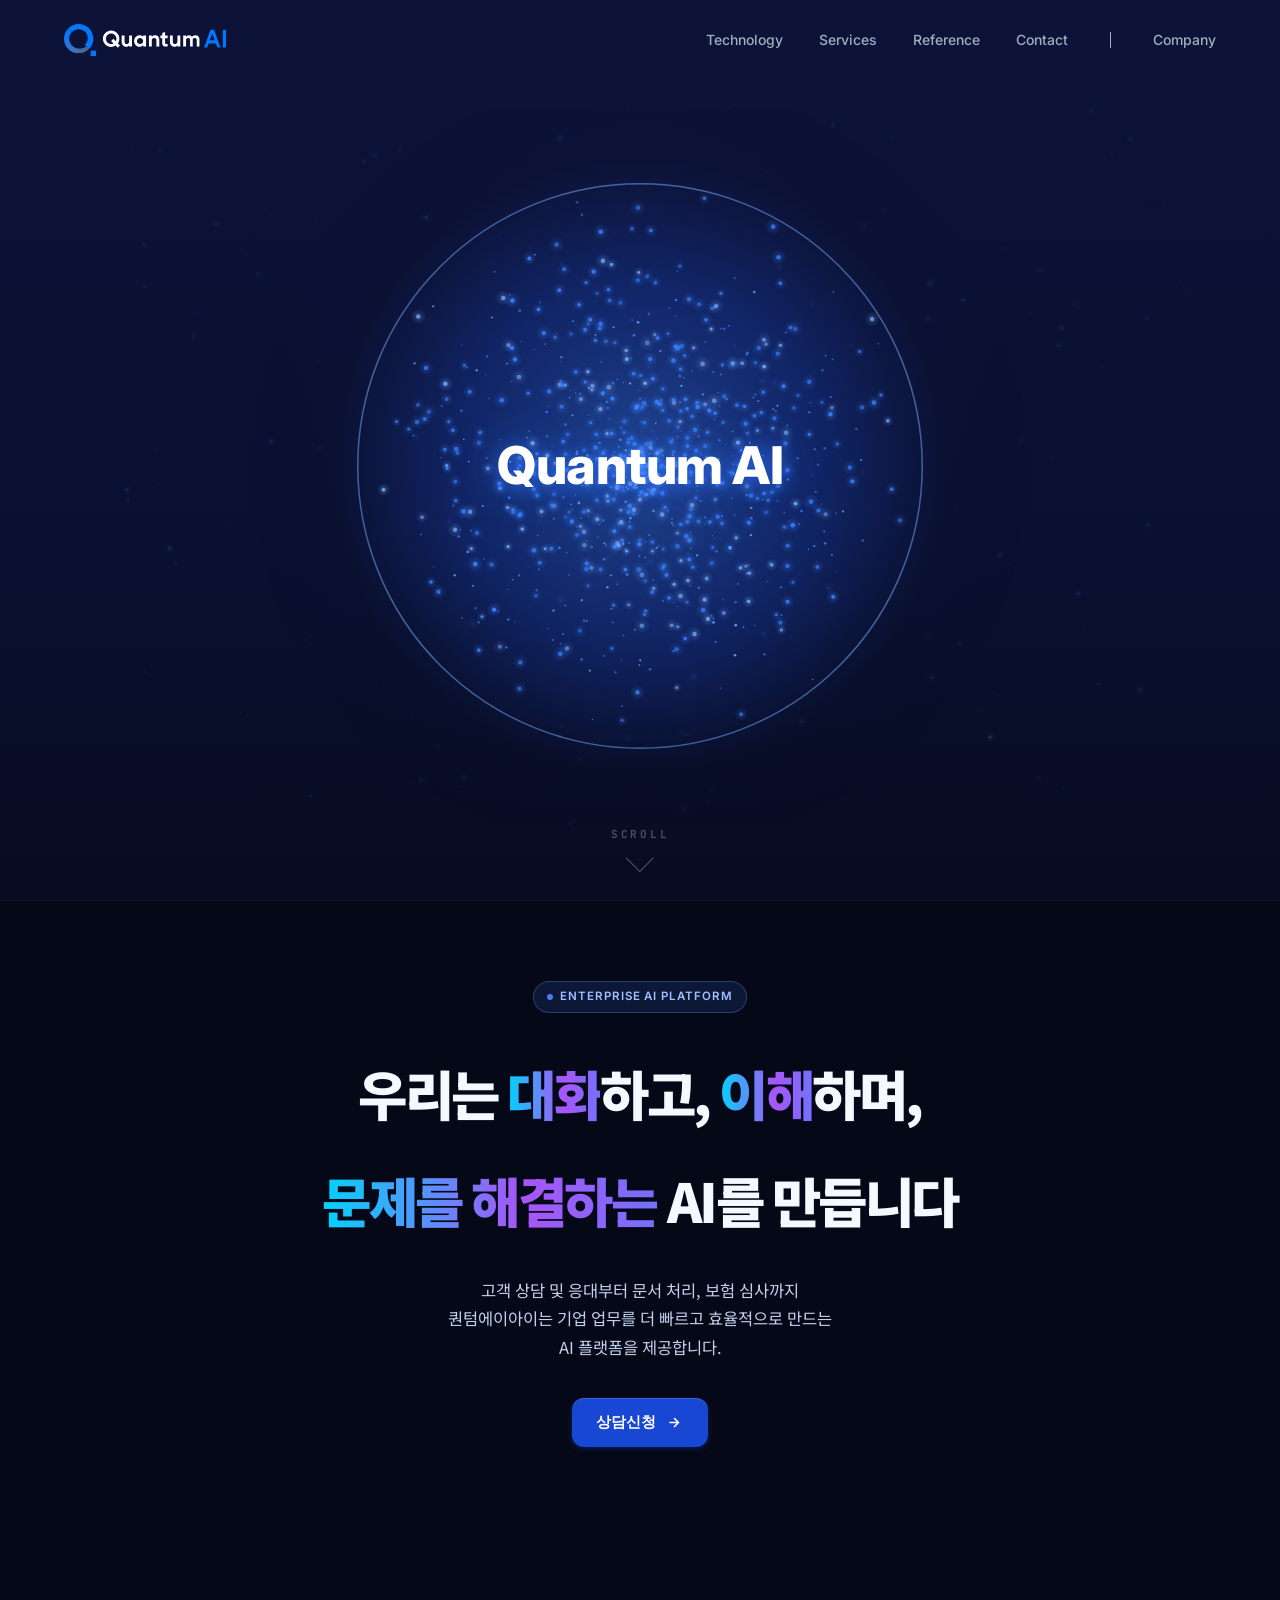
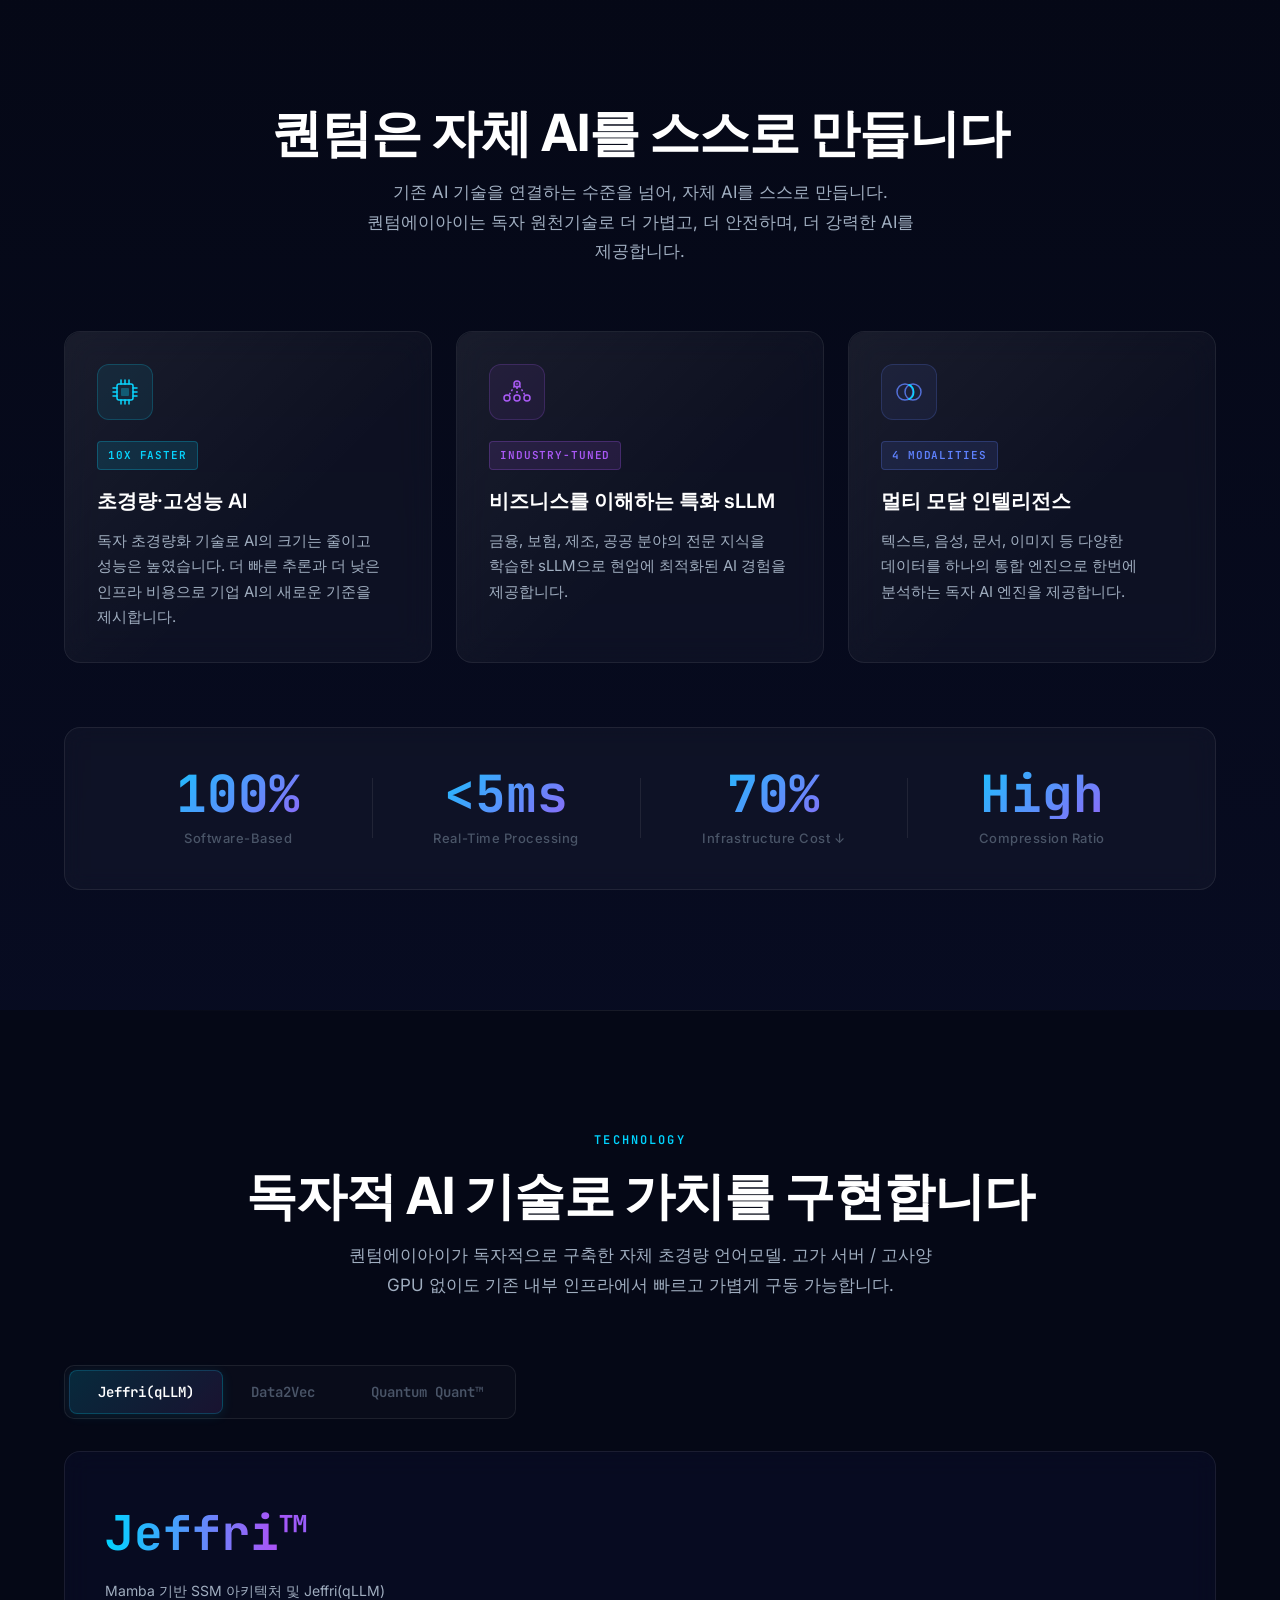
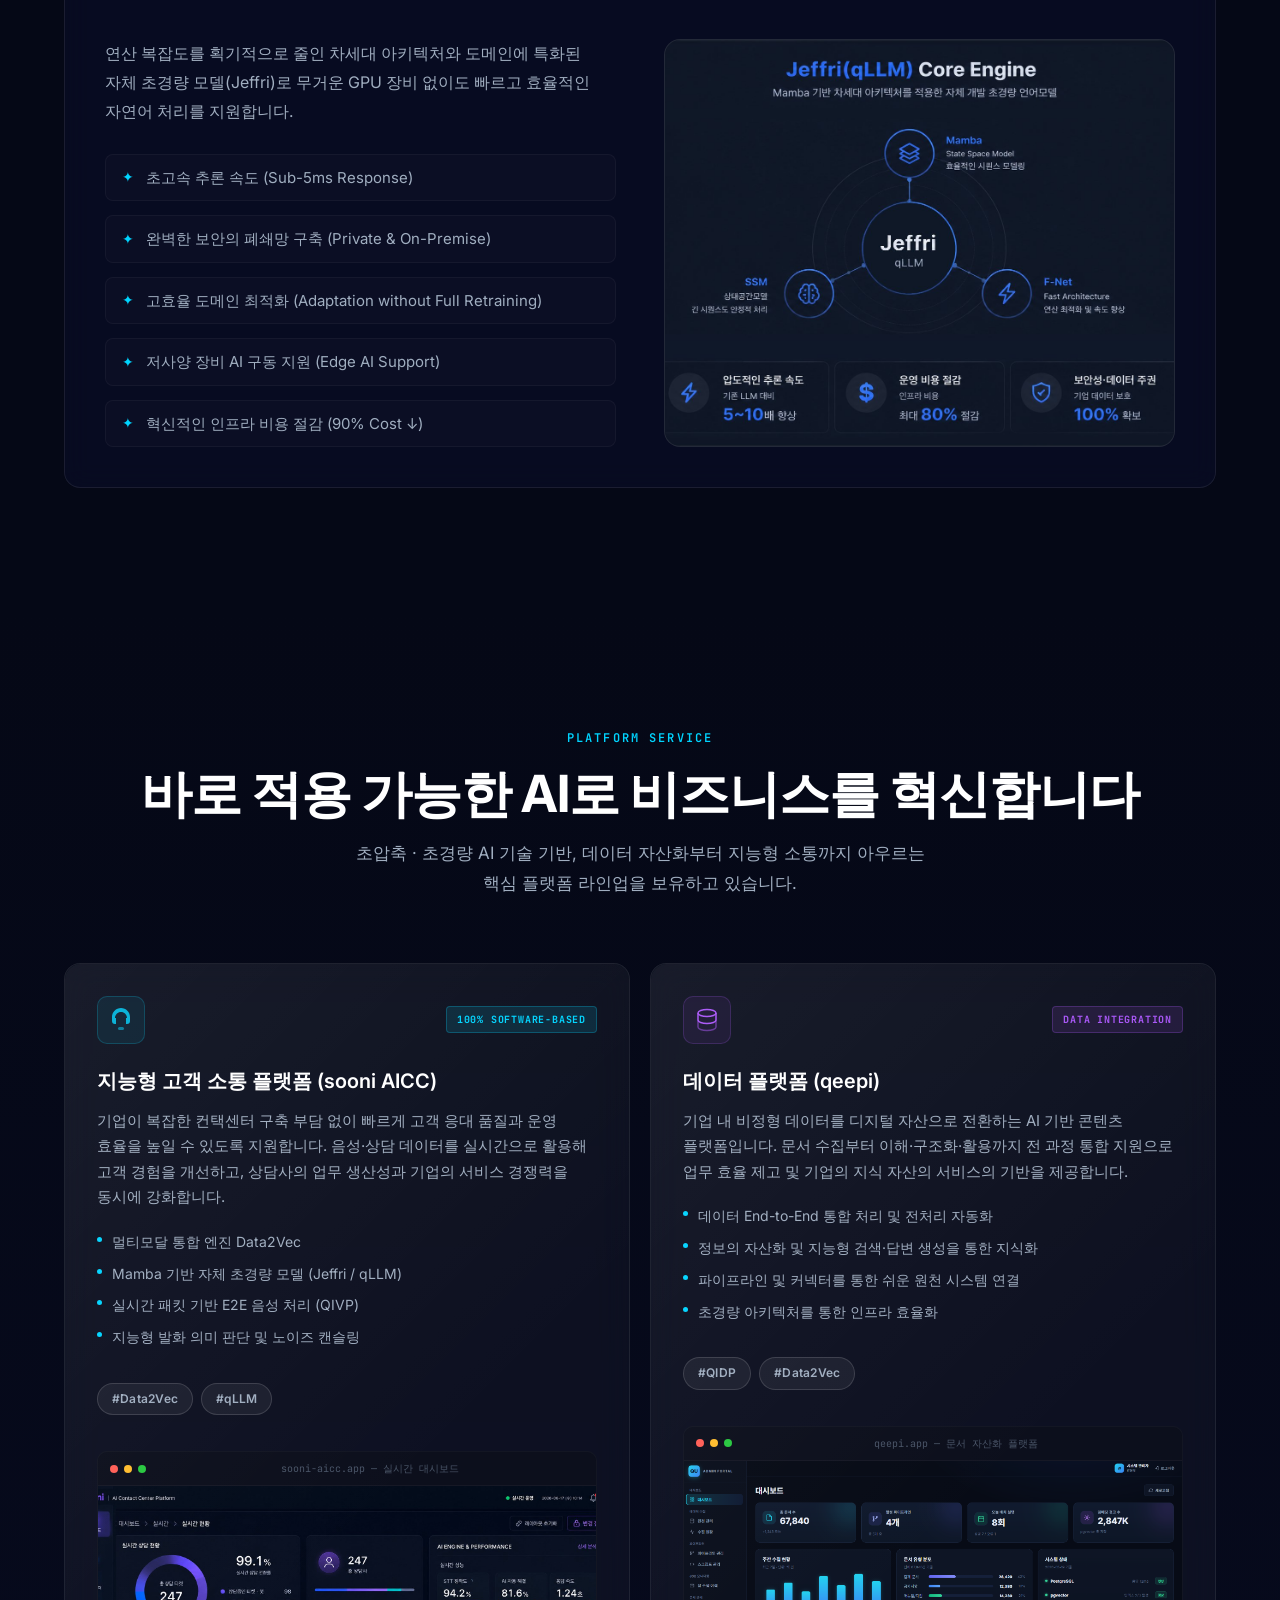
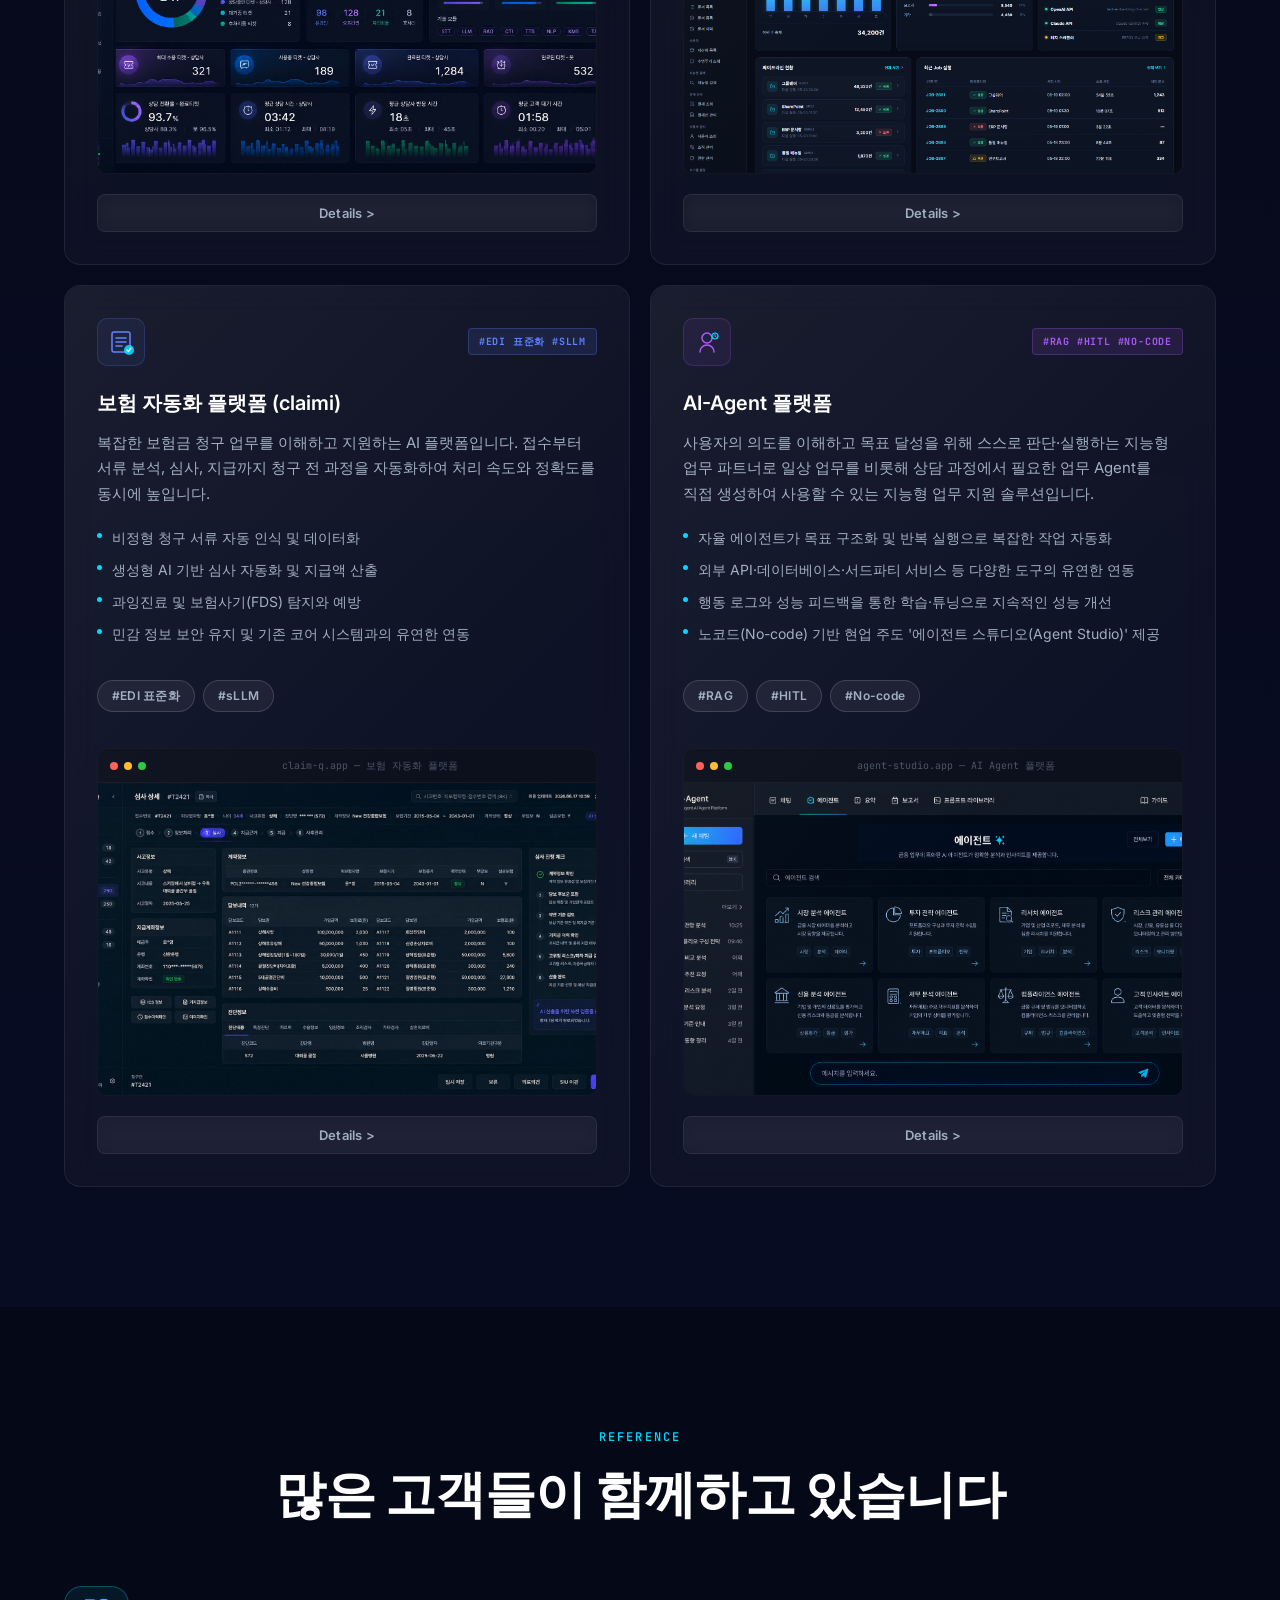
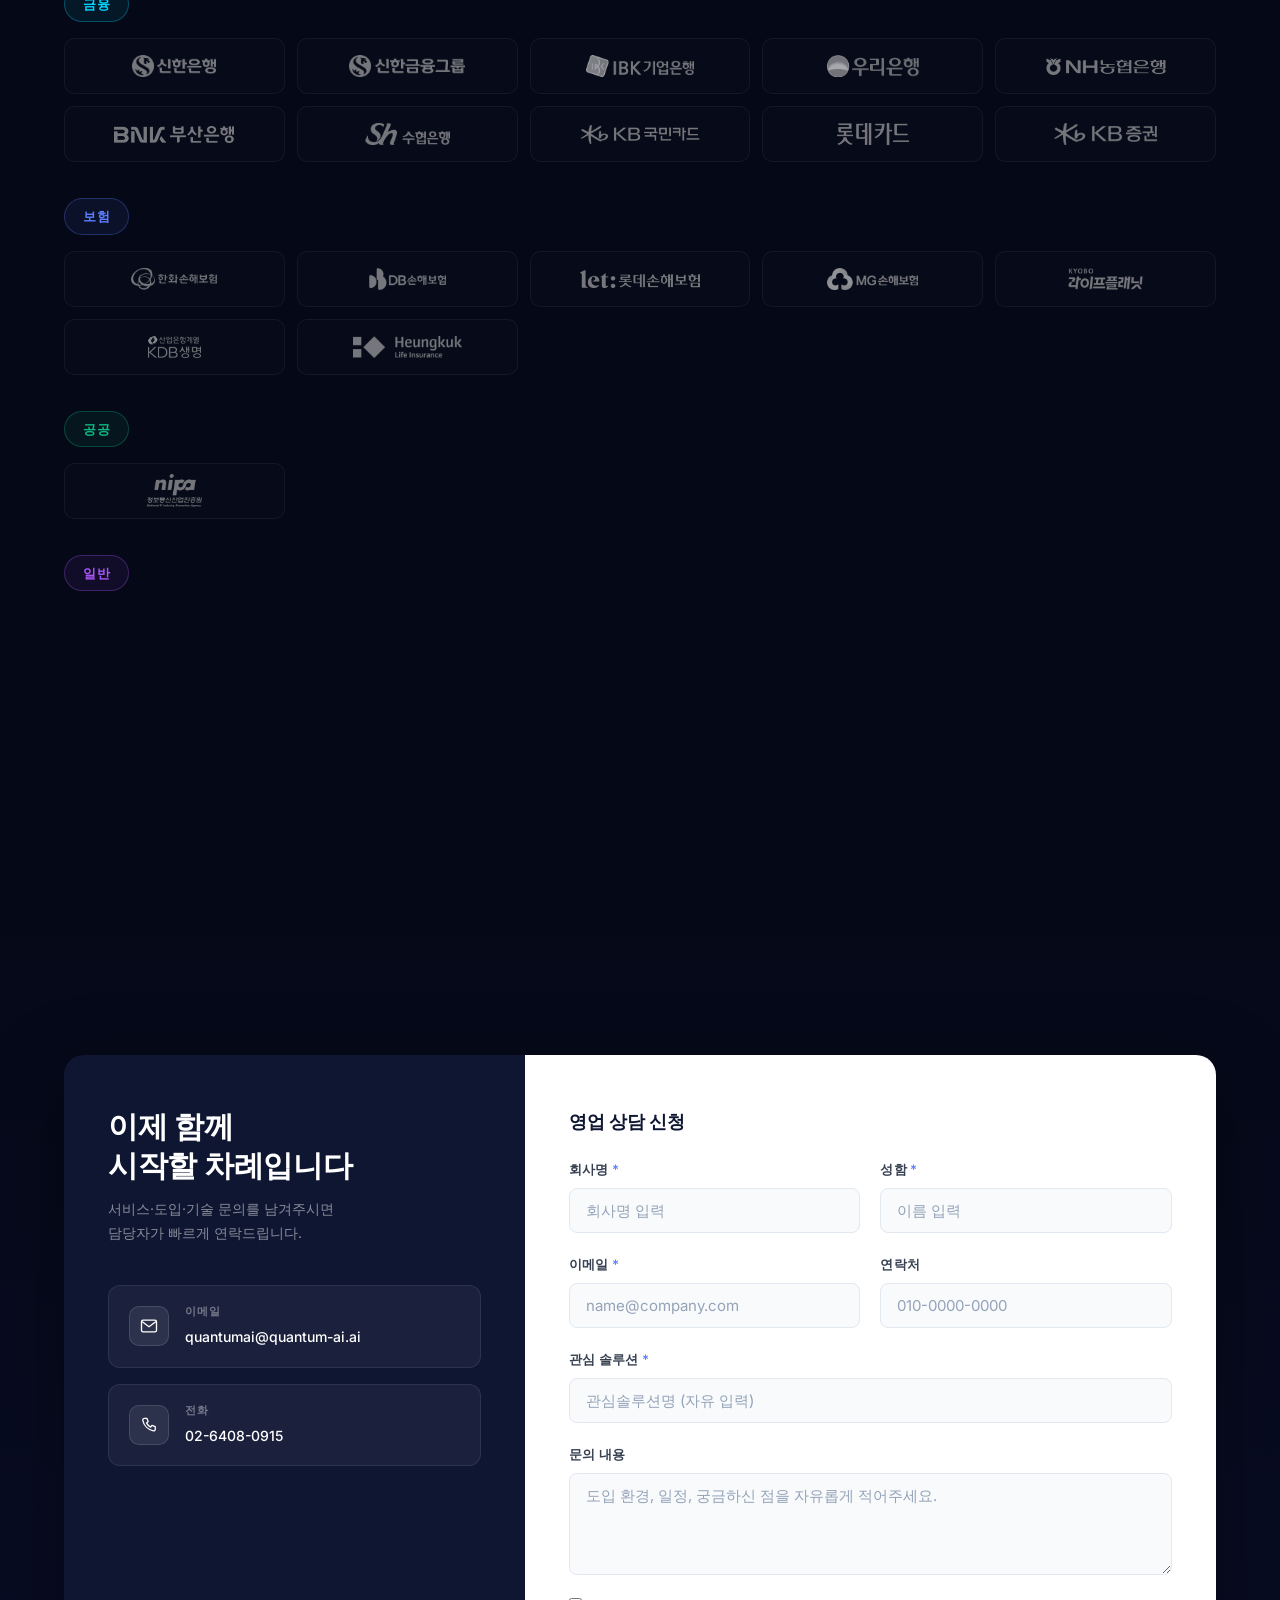
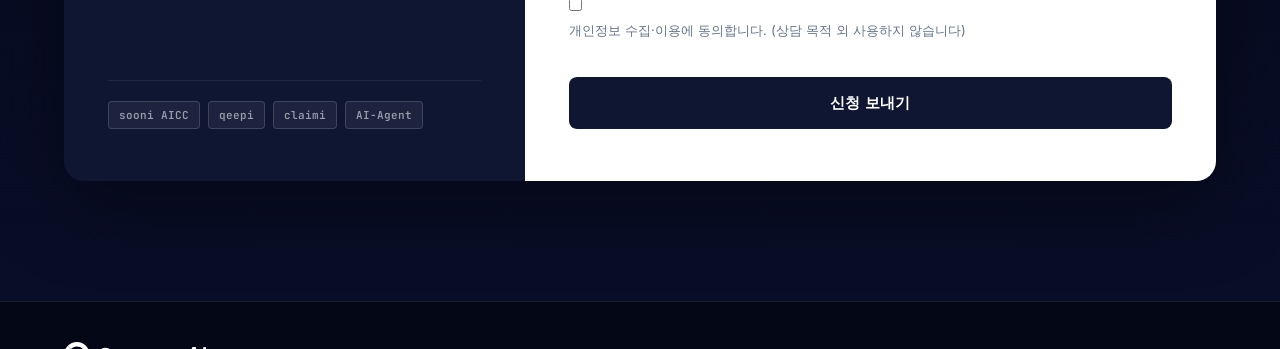
<file: index.html>
﻿<!DOCTYPE html>
<html lang="en">
<head>
  <meta charset="UTF-8" />
  <meta name="viewport" content="width=device-width, initial-scale=1.0" />
  <title>Enterprise AI Technology | Proprietary sLLM & Multimodal AI</title>
  <meta name="description" content="Jeffri™ sLLM, Data2Vec™ multimodal engine, and Ultra Compression Technology — proprietary AI for enterprise-grade intelligence." />
  <meta property="og:title" content="Enterprise AI Technology | Proprietary sLLM & Multimodal AI" />
  <meta property="og:description" content="We own the AI stack. Jeffri™ sLLM, Data2Vec™ multimodal engine, and Ultra Compression Technology for enterprise." />
  <meta property="og:type" content="website" />
  <link rel="preconnect" href="https://fonts.googleapis.com" />
  <link rel="preconnect" href="https://fonts.gstatic.com" crossorigin />
  <link href="https://fonts.googleapis.com/css2?family=Inter:wght@300;400;500;600;700;800;900&family=JetBrains+Mono:wght@400;500;600;700&family=Noto+Sans+KR:wght@300;400;500;600;700;800;900&display=swap" rel="stylesheet" />
  <link rel="stylesheet" href="css/index.css" />
</head>
<body>

  <!-- NAVIGATION -->
  <header id="navbar" role="banner">
    <nav class="nav-container" aria-label="Main navigation">
      <a href="#" class="nav-logo" aria-label="Home">
        <img src="img/logo.svg" alt="Quantum AI" class="nav-logo-img" style="height:32px;width:auto;display:block;" />
      </a>
      <ul class="nav-links" role="list">
        <li><a href="#technology" class="nav-link">Technology</a></li>
        <li><a href="#services" class="nav-link">Services</a></li>
        <li><a href="#references" class="nav-link">Reference</a></li>
        <li><a href="#contact" class="nav-link">Contact</a></li>
        <li class="nav-divider" aria-hidden="true"></li>
        <li><a href="company.html" class="nav-link nav-link-alt">Company</a></li>
      </ul>
      <a href="#contact" class="btn btn-nav-cta" style="display:none;">Get Started</a>
      <button class="hamburger" aria-label="Open menu" aria-expanded="false" aria-controls="mobile-drawer">
        <span></span><span></span><span></span>
      </button>
    </nav>
    <!-- Mobile Drawer -->
    <div id="mobile-drawer" class="mobile-drawer" role="dialog" aria-modal="true" aria-label="Navigation menu">
      <button class="drawer-close" aria-label="Close menu">✕</button>
      <ul role="list">
        <li><a href="#hero" class="drawer-link">Intro</a></li>
        <li><a href="#technology" class="drawer-link">Technology</a></li>
        <li><a href="#services" class="drawer-link">Services</a></li>
        <li><a href="#references" class="drawer-link">Reference</a></li>
        <li><a href="#contact" class="drawer-link">Contact</a></li>
        <li class="drawer-divider" aria-hidden="true"></li>
        <li><a href="company.html" class="drawer-link drawer-link-alt">Company</a></li>
        <li style="display:none;"><a href="#contact" class="btn btn-primary drawer-cta">Get Started</a></li>
      </ul>
    </div>
    <div class="drawer-overlay"></div>
  </header>

  <main>

    <!-- ===== SECTION 1: HERO (quantum-ai-final.html 애니메이션 적용) ===== -->
    <section id="hero" class="hero-section hero-stacked" aria-label="Hero">
      <div class="hero-grid"></div>
      <div class="hero-glow"></div>

      <!-- 첫 화면: 애니메이션 배너만 단독 노출 (100vh) -->
      <div class="hero-stage">
        <div class="hero-vis-banner">
          <div class="hero-vis-wrap">
            <canvas class="hero-canvas-3d" id="heroKvCanvas" aria-hidden="true"></canvas>
            <div class="hero-node-labels" id="heroNodeLabels" aria-hidden="true"></div>
            <div class="hero-core-title" id="heroCoreTitle">Quantum AI</div>
          </div>
        </div>
        <a href="#hero-copy" class="hero-scroll-hint" aria-label="아래로 스크롤">
          <span class="hero-scroll-text">SCROLL</span>
          <span class="hero-scroll-arrow" aria-hidden="true"></span>
        </a>
      </div>

      <!-- 스크롤 후: 히어로 문구 (중앙 정렬) -->
      <div class="hero-inner" id="hero-copy">
        <div class="hero-copy reveal-up">
          <div class="hero-kicker"><span class="hero-kicker-dot"></span>Enterprise AI Platform</div>
          <h1 class="hero-h1 kr">
            <span class="block"><span class="hw">우리는 </span><span class="grad g1">대화</span><span class="hw">하고, </span><span class="grad g2">이해</span><span class="hw">하며,</span></span>
            <span class="block" style="white-space:nowrap;"><span class="grad g3">문제를 해결하는</span><span class="hw"> AI를 만듭니다</span></span>
          </h1>
          <p class="hero-sub">고객 상담 및 응대부터 문서 처리, 보험 심사까지<br>퀀텀에이아이는 기업 업무를 더 빠르고 <span style="white-space:nowrap;">효율적으로 만드는</span><br>AI 플랫폼을 제공합니다.</p>
          <div class="hero-ctas">
            <a href="#contact" class="btn-hero-p">
              상담신청
              <svg width="20" height="13" viewBox="0 0 13 13" fill="none"><path d="M2.5 6.5h8M7 2.5l4 4-4 4" stroke="white" stroke-width="1.6" stroke-linecap="round" stroke-linejoin="round"/></svg>
            </a>
          </div>
        </div>
      </div>
    </section>

    <!-- ===== SECTION 2: WHY US ===== -->
    <section id="why-us" class="section why-section" aria-labelledby="why-title">
      <div class="container">
        <div class="section-header reveal-up">
          <h2 id="why-title" class="section-h2">퀀텀은 자체 AI를 스스로 만듭니다</h2>
          <p class="section-sub">기존 AI 기술을 연결하는 수준을 넘어, 자체 AI를 스스로 만듭니다. </br>퀀텀에이아이는 독자 원천기술로 더 가볍고, 더 안전하며, 더 강력한 AI를 제공합니다.</p>
        </div>

        <div class="cards-grid three-col">
          <!-- Card 1 -->
          <article class="glass-card reveal-up" style="--delay:0.1s" aria-label="Ultra Lightweight AI">
            <div class="card-icon-wrap cyan-glow">
              <svg width="32" height="32" viewBox="0 0 32 32" fill="none" aria-hidden="true">
                <rect x="8" y="8" width="16" height="16" rx="2" stroke="#00D4FF" stroke-width="1.5"/>
                <rect x="12" y="12" width="8" height="8" rx="1" fill="#00D4FF" opacity="0.3"/>
                <line x1="4" y1="12" x2="8" y2="12" stroke="#00D4FF" stroke-width="1.5" stroke-linecap="round"/>
                <line x1="4" y1="16" x2="8" y2="16" stroke="#00D4FF" stroke-width="1.5" stroke-linecap="round"/>
                <line x1="4" y1="20" x2="8" y2="20" stroke="#00D4FF" stroke-width="1.5" stroke-linecap="round"/>
                <line x1="24" y1="12" x2="28" y2="12" stroke="#00D4FF" stroke-width="1.5" stroke-linecap="round"/>
                <line x1="24" y1="16" x2="28" y2="16" stroke="#00D4FF" stroke-width="1.5" stroke-linecap="round"/>
                <line x1="24" y1="20" x2="28" y2="20" stroke="#00D4FF" stroke-width="1.5" stroke-linecap="round"/>
                <line x1="12" y1="4" x2="12" y2="8" stroke="#00D4FF" stroke-width="1.5" stroke-linecap="round"/>
                <line x1="16" y1="4" x2="16" y2="8" stroke="#00D4FF" stroke-width="1.5" stroke-linecap="round"/>
                <line x1="20" y1="4" x2="20" y2="8" stroke="#00D4FF" stroke-width="1.5" stroke-linecap="round"/>
                <line x1="12" y1="24" x2="12" y2="28" stroke="#00D4FF" stroke-width="1.5" stroke-linecap="round"/>
                <line x1="16" y1="24" x2="16" y2="28" stroke="#00D4FF" stroke-width="1.5" stroke-linecap="round"/>
                <line x1="20" y1="24" x2="20" y2="28" stroke="#00D4FF" stroke-width="1.5" stroke-linecap="round"/>
              </svg>
            </div>
            <span class="card-badge badge-cyan">10x Faster</span>
            <h3 class="card-h3">초경량·고성능 AI</h3>
            <p class="card-body">독자 초경량화 기술로 AI의 크기는 줄이고 성능은 높였습니다. 더 빠른 추론과 더 낮은 인프라 비용으로 기업 AI의 새로운 기준을 제시합니다.</p>
          </article>

          <!-- Card 2 -->
          <article class="glass-card reveal-up" style="--delay:0.2s" aria-label="Domain-Specialized sLLM">
            <div class="card-icon-wrap purple-glow">
              <svg width="32" height="32" viewBox="0 0 32 32" fill="none" aria-hidden="true">
                <circle cx="16" cy="8" r="3" stroke="#A855F7" stroke-width="1.5"/>
                <circle cx="6" cy="22" r="3" stroke="#A855F7" stroke-width="1.5"/>
                <circle cx="26" cy="22" r="3" stroke="#A855F7" stroke-width="1.5"/>
                <circle cx="16" cy="22" r="3" stroke="#A855F7" stroke-width="1.5"/>
                <line x1="16" y1="11" x2="16" y2="19" stroke="#A855F7" stroke-width="1.5" stroke-dasharray="2 2"/>
                <line x1="13.5" y1="10" x2="7.5" y2="20" stroke="#A855F7" stroke-width="1.5" stroke-dasharray="2 2"/>
                <line x1="18.5" y1="10" x2="24.5" y2="20" stroke="#A855F7" stroke-width="1.5" stroke-dasharray="2 2"/>
                <circle cx="16" cy="8" r="1.5" fill="#A855F7" opacity="0.6"/>
              </svg>
            </div>
            <span class="card-badge badge-purple">Industry-Tuned</span>
            <h3 class="card-h3">비즈니스를 이해하는 특화 sLLM</h3>
            <p class="card-body">금융, 보험, 제조, 공공 분야의 전문 지식을 학습한 sLLM으로 현업에 최적화된 AI 경험을 제공합니다.</p>
          </article>

          <!-- Card 3 -->
          <article class="glass-card reveal-up" style="--delay:0.3s" aria-label="Multimodal Intelligence">
            <div class="card-icon-wrap blue-glow">
              <svg width="32" height="32" viewBox="0 0 32 32" fill="none" aria-hidden="true">
                <circle cx="12" cy="16" r="8" stroke="#5B7FFF" stroke-width="1.5" opacity="0.8"/>
                <circle cx="20" cy="16" r="8" stroke="#5B7FFF" stroke-width="1.5" opacity="0.8"/>
                <path d="M16 8.72a8 8 0 010 14.56" stroke="#00D4FF" stroke-width="1.5" stroke-linecap="round"/>
              </svg>
            </div>
            <span class="card-badge badge-blue">4 Modalities</span>
            <h3 class="card-h3">멀티 모달 인텔리전스</h3>
            <p class="card-body">텍스트, 음성, 문서, 이미지 등 다양한 데이터를 하나의 통합 엔진으로 한번에 분석하는 독자 AI 엔진을 제공합니다.</p>
          </article>
        </div>

        <!-- Stat Counters -->
        <div class="stats-row reveal-up" style="--delay:0.4s" aria-label="Key statistics">
          <div class="stat-item">
            <div class="stat-value" data-target="100" data-suffix="%">0%</div>
            <div class="stat-label">Software-Based</div>
          </div>
          <div class="stat-sep" aria-hidden="true"></div>
          <div class="stat-item">
            <div class="stat-value" data-prefix="<" data-target="5" data-suffix="ms">&lt;5ms</div>
            <div class="stat-label">Real-Time Processing</div>
          </div>
          <div class="stat-sep" aria-hidden="true"></div>
          <div class="stat-item">
            <div class="stat-value" data-target="70" data-suffix="%" data-down="true">0%</div>
            <div class="stat-label">Infrastructure Cost ↓</div>
          </div>
          <div class="stat-sep" aria-hidden="true"></div>
          <div class="stat-item">
            <div class="stat-value">High</div>
            <div class="stat-label">Compression Ratio</div>
          </div>
        </div>
      </div>
    </section>

    <!-- ===== SECTION 3: TECHNOLOGY ===== -->
    <section id="technology" class="section tech-section" aria-labelledby="tech-title">
      <div class="container">
        <div class="section-header reveal-up">
          <p class="section-label">Technology</p>
          <h2 id="tech-title" class="section-h2">독자적 AI 기술로 가치를 구현합니다</h2>
          <p class="section-sub">퀀텀에이아이가 독자적으로 구축한 자체 초경량 언어모델. 고가 서버 / 고사양 GPU 없이도 기존 내부 인프라에서 빠르고 가볍게 구동 가능합니다.</p>
        </div>

        <!-- Tech Tabs -->
        <div class="tech-tabs-nav reveal-up" role="tablist" aria-label="Technology tabs">
          <button class="tech-tab active" role="tab" aria-selected="true" aria-controls="tab-jeffri" id="tab-btn-jeffri">Jeffri(qLLM)</button>
          <button class="tech-tab" role="tab" aria-selected="false" aria-controls="tab-data2vec" id="tab-btn-data2vec">Data2Vec</button>
          <button class="tech-tab" role="tab" aria-selected="false" aria-controls="tab-compression" id="tab-btn-compression">Quantum Quant™</button>
        </div>

        <!-- TAB PANEL 1: Jeffri -->
        <div id="tab-jeffri" class="tech-panel active" role="tabpanel" aria-labelledby="tab-btn-jeffri">
          <div class="tech-panel-header">
            <div class="tech-brand-badge">
              <span class="tech-brand-name shimmer-text">Jeffri™</span>
              <span class="tech-brand-sub">Mamba 기반 SSM 아키텍처 및 Jeffri(qLLM)</span>
            </div>
            <span class="status-badge" style="display:none;"><span class="status-dot"></span>Production Ready</span>
          </div>
          <div class="tech-panel-body jeffri-body">
            <div class="tech-left">
              <p class="tech-description">
                연산 복잡도를 획기적으로 줄인 차세대 아키텍처와 도메인에 특화된 자체 초경량 모델(Jeffri)로 무거운 GPU 장비 없이도 빠르고 효율적인 자연어 처리를 지원합니다.
              </p>
              <ul class="capability-list" aria-label="Jeffri capabilities">
                <li><span class="cap-icon">✦</span> 초고속 추론 속도 (Sub-5ms Response)</li>
                <li><span class="cap-icon">✦</span> 완벽한 보안의 폐쇄망 구축 (Private &amp; On-Premise)</li>
                <li><span class="cap-icon">✦</span> 고효율 도메인 최적화 (Adaptation without Full Retraining)</li>
                <li><span class="cap-icon">✦</span> 저사양 장비 AI 구동 지원 (Edge AI Support)</li>
                <li><span class="cap-icon">✦</span> 혁신적인 인프라 비용 절감 (90% Cost ↓)</li>
              </ul>
            </div>
            <div class="tech-right">
              <div class="neural-viz neural-viz-img" aria-label="Jeffri 아키텍처 시각화">
                <img src="img/jeffri-architecture.png" alt="Jeffri qLLM 아키텍처" loading="lazy" />
              </div>
            </div>
          </div>
        </div>

        <!-- TAB PANEL 2: Data2Vec -->
        <div id="tab-data2vec" class="tech-panel" role="tabpanel" aria-labelledby="tab-btn-data2vec" hidden>
          <div class="tech-panel-header">
            <div class="tech-brand-badge">
              <span class="tech-brand-name shimmer-text blue-shimmer">Data2Vec™</span>
              <span class="tech-brand-sub">모든 데이터 형식의 경계를 허무는 자체 LLM 기반 멀티모달 통합 엔진</span>
            </div>
          </div>
          <div class="tech-panel-body data2vec-body">
            <div class="tech-left">
              <p class="tech-description">
                음성, 텍스트, 이미지 등 서로 다른 형태의 정보를 단일 엔진으로 빠르고 매끄럽게 인지합니다. 개별적인 여러 개의 엔진을 구축할 필요 없이 다양한 형태의 정보를 단 하나의 엔진에서 복합·인지하여 한번에 처리하는 독자적 기술입니다.
              </p>
              <div class="data2vec-flow" aria-label="Data2Vec processing flow">
                <div class="flow-inputs">
                  <div class="flow-input-item">
                    <span class="flow-icon"><svg width="16" height="16" viewBox="0 0 24 24" fill="none" aria-hidden="true"><rect x="9" y="3" width="6" height="11" rx="3" stroke="currentColor" stroke-width="1.6"/><path d="M5 11a7 7 0 0 0 14 0M12 18v3" stroke="currentColor" stroke-width="1.6" stroke-linecap="round"/></svg></span>
                    <span>음성</span>
                  </div>
                  <div class="flow-input-item">
                    <span class="flow-icon"><svg width="16" height="16" viewBox="0 0 24 24" fill="none" aria-hidden="true"><path d="M5 6h14M5 10h14M5 14h10M5 18h7" stroke="currentColor" stroke-width="1.6" stroke-linecap="round"/></svg></span>
                    <span>텍스트</span>
                  </div>
                  <div class="flow-input-item">
                    <span class="flow-icon"><svg width="16" height="16" viewBox="0 0 24 24" fill="none" aria-hidden="true"><rect x="3" y="5" width="18" height="14" rx="2" stroke="currentColor" stroke-width="1.6"/><circle cx="8.5" cy="10" r="1.5" stroke="currentColor" stroke-width="1.4"/><path d="M5 17l4.5-4.5L13 16l2.5-2.5L20 18" stroke="currentColor" stroke-width="1.6" stroke-linecap="round" stroke-linejoin="round"/></svg></span>
                    <span>이미지</span>
                  </div>
                </div>
                <div class="flow-arrow-col" aria-hidden="true">
                  <div class="flow-arrow-lines">
                    <span class="flow-line"></span>
                    <span class="flow-line"></span>
                    <span class="flow-line"></span>
                    <span class="flow-line"></span>
                  </div>
                  <div class="flow-arrow-tip">→</div>
                </div>
                <div class="flow-core">
                  <div class="flow-core-inner">
                    <span class="shimmer-text blue-shimmer">Data2Vec™</span>
                    <span style="color:var(--text-secondary);font-size:12px;">Core Engine</span>
                  </div>
                </div>
                <div class="flow-arrow-right" aria-hidden="true">→</div>
                <div class="flow-output">
                  <div class="flow-output-inner">
                    <span class="output-title">지능형 통합 레이어</span>
                    <div class="output-tags">
                      <span>Semantic Search</span>
                      <span>Cross-modal QA</span>
                      <span>Insight Extraction</span>
                    </div>
                  </div>
                </div>
              </div>
            </div>
            <div class="tech-right">
              <div class="use-case-tiles">
                <h4 style="color:var(--text-secondary);font-size:13px;letter-spacing:0.1em;text-transform:uppercase;margin-bottom:16px;">Cross-Modal Applications</h4>
                <div class="use-case-grid">
                  <div class="use-case-tile">
                    <span class="use-icon" style="color:var(--color-primary);"><svg width="22" height="22" viewBox="0 0 24 24" fill="none" aria-hidden="true"><circle cx="11" cy="11" r="6.5" stroke="currentColor" stroke-width="1.6"/><path d="M16 16l4 4" stroke="currentColor" stroke-width="1.6" stroke-linecap="round"/></svg></span>
                    <strong>Voice → Insight</strong>
                    <p>음성 상담 기록을 구조화된 데이터로 분석</p>
                  </div>
                  <div class="use-case-tile">
                    <span class="use-icon" style="color:var(--color-primary);"><svg width="22" height="22" viewBox="0 0 24 24" fill="none" aria-hidden="true"><path d="M4 20V4" stroke="currentColor" stroke-width="1.6" stroke-linecap="round"/><path d="M4 20h16" stroke="currentColor" stroke-width="1.6" stroke-linecap="round"/><rect x="7.5" y="12" width="3" height="5" rx="0.5" stroke="currentColor" stroke-width="1.5"/><rect x="13" y="8" width="3" height="9" rx="0.5" stroke="currentColor" stroke-width="1.5"/></svg></span>
                    <strong>Doc → Knowledge</strong>
                    <p>데이터를 검색 가능한 지능형 자산으로 변환</p>
                  </div>
                  <div class="use-case-tile">
                    <span class="use-icon" style="color:var(--color-primary);"><svg width="22" height="22" viewBox="0 0 24 24" fill="none" aria-hidden="true"><rect x="5" y="8" width="14" height="11" rx="2.5" stroke="currentColor" stroke-width="1.6"/><path d="M12 5v3M9 4.5h6" stroke="currentColor" stroke-width="1.6" stroke-linecap="round"/><circle cx="9.5" cy="13" r="1.2" fill="currentColor"/><circle cx="14.5" cy="13" r="1.2" fill="currentColor"/></svg></span>
                    <strong>Image → Data</strong>
                    <p>시각적 데이터를 정형화된 메타 데이터로 변환</p>
                  </div>
                  <div class="use-case-tile">
                    <span class="use-icon" style="color:var(--color-primary);"><svg width="22" height="22" viewBox="0 0 24 24" fill="none" aria-hidden="true"><path d="M13 3L5 13h6l-1 8 8-10h-6l1-8z" stroke="currentColor" stroke-width="1.6" stroke-linejoin="round"/></svg></span>
                    <strong>Unified Query</strong>
                    <p>모든 데이터 형식의 통합 질의/분석</p>
                  </div>
                </div>
              </div>
            </div>
          </div>
        </div>

        <!-- TAB PANEL 3: Compression -->
        <div id="tab-compression" class="tech-panel" role="tabpanel" aria-labelledby="tab-btn-compression" hidden>
          <div class="tech-panel-header">
            <div class="tech-brand-badge">
              <span class="tech-brand-name shimmer-text green-shimmer">Quantum Quant™</span>
              <span class="tech-brand-sub">혁신적 AI 경량화를 완성하는 차세대 초압축 기술 (Ultra-Compression)</span>
            </div>
            <span class="status-badge" style="display:none;"><span class="status-dot green-dot"></span>초압축(Ultra-Compression)</span>
          </div>
          <div class="tech-panel-body compression-body">
            <p class="tech-description" style="margin-bottom:24px;">막대한 연산 자원이 필요한 AI 모델의 크기를 성능 저하 없이 대폭 압축하여 메모리 사용량과 연산 비용을 최소화하고 프라이빗 AI 구동을 지원하는 독자적 초압축 기술입니다.</p>
            <div class="quant-img-row" aria-label="Quantum Quant™ 경량화 비교">
              <img src="img/quantum-quant01.png" alt="Quantum Quant™ 단계 1" loading="lazy" />
              <span class="quant-arrow" aria-hidden="true">↓</span>
              <img src="img/quantum-quant02.png" alt="Quantum Quant™ 단계 2" loading="lazy" />
              <span class="quant-arrow" aria-hidden="true">↓</span>
              <img src="img/quantum-quant03.png" alt="Quantum Quant™ 단계 3" loading="lazy" />
            </div>
          </div>
        </div>

      </div>
    </section>

    <!-- ===== SECTION 4: SERVICES ===== -->
    <section id="services" class="section services-section" aria-labelledby="services-title">
      <div class="container">
        <div class="section-header reveal-up">
          <p class="section-label">Platform Service</p>
          <h2 id="services-title" class="section-h2">바로 적용 가능한 AI로 비즈니스를 혁신합니다</h2>
          <p class="section-sub">초압축 · 초경량 AI 기술 기반, 데이터 자산화부터 지능형 소통까지 아우르는 <br>핵심 플랫폼 라인업을 보유하고 있습니다.</p>
        </div>

        <div class="services-grid">

          <!-- Service 1: AICC -->
          <article class="service-card glass-card reveal-up" style="--delay:0.1s" aria-label="AI Contact Center">
            <div class="service-card-top">
              <div class="service-icon-wrap cyan-glow">
                <svg width="28" height="28" viewBox="0 0 28 28" fill="none" aria-hidden="true">
                  <path d="M14 2C9.03 2 5 6.03 5 11v4a3 3 0 003 3h1v-6H8c0-3.31 2.69-6 6-6s6 2.69 6 6h-1v6h1a3 3 0 003-3v-4c0-4.97-4.03-9-9-9z" fill="#00D4FF" opacity="0.8"/>
                  <rect x="11" y="21" width="6" height="3" rx="1.5" fill="#00D4FF" opacity="0.5"/>
                </svg>
              </div>
              <span class="service-badge badge-cyan">100% Software-Based</span>
            </div>
            <h3 class="card-h3">지능형 고객 소통 플랫폼 (sooni AICC)</h3>
            <p class="card-body">기업이 복잡한 컨택센터 구축 부담 없이 빠르게 고객 응대 품질과 운영 효율을 높일 수 있도록 지원합니다. 음성·상담 데이터를 실시간으로 활용해 고객 경험을 개선하고, 상담사의 업무 생산성과 기업의 서비스 경쟁력을 동시에 강화합니다.</p>
            <ul class="service-features" aria-label="AICC features">
              <li><span class="feat-dot cyan-dot"></span>멀티모달 통합 엔진 Data2Vec</li>
              <li><span class="feat-dot cyan-dot"></span>Mamba 기반 자체 초경량 모델 (Jeffri / qLLM)</li>
              <li><span class="feat-dot cyan-dot"></span>실시간 패킷 기반 E2E 음성 처리 (QIVP)</li>
              <li><span class="feat-dot cyan-dot"></span>지능형 발화 의미 판단 및 노이즈 캔슬링</li>
            </ul>
            <div class="svc-tag-row">
              <span class="svc-tag">#Data2Vec</span>
              <span class="svc-tag">#qLLM</span>
            </div>
            <div class="svc-dummy-img" aria-label="sooni AICC 샘플화면" style="display:none;"></div>
            <div class="service-dashboard svc-preview" data-modal="modal-sooni" role="button" tabindex="0" aria-label="Dashboard preview">
              <div class="dashboard-bar">
                <span class="dash-dot red"></span>
                <span class="dash-dot yellow"></span>
                <span class="dash-dot green"></span>
                <span class="dash-url">sooni-aicc.app — 실시간 대시보드</span>
              </div>
              <div class="dashboard-img-wrap">
                <img src="img/sooni-dashboard.png" alt="sooni AICC 실시간 대시보드" loading="lazy" />
              </div>
            </div>
            <button class="svc-view-btn" data-modal="modal-sooni" type="button">Details &gt;</button>
          </article>

          <!-- Service 2: qeepi -->
          <article class="service-card glass-card reveal-up" style="--delay:0.2s" aria-label="Enterprise Data Assetization">
            <div class="service-card-top">
              <div class="service-icon-wrap purple-glow">
                <svg width="28" height="28" viewBox="0 0 28 28" fill="none" aria-hidden="true">
                  <ellipse cx="14" cy="7" rx="9" ry="3.5" stroke="#A855F7" stroke-width="1.5"/>
                  <path d="M5 7v7c0 1.93 4.03 3.5 9 3.5s9-1.57 9-3.5V7" stroke="#A855F7" stroke-width="1.5"/>
                  <path d="M5 14v7c0 1.93 4.03 3.5 9 3.5s9-1.57 9-3.5v-7" stroke="#A855F7" stroke-width="1.5" opacity="0.5"/>
                </svg>
              </div>
              <span class="service-badge badge-purple">Data Integration</span>
            </div>
            <h3 class="card-h3">데이터 플랫폼 (qeepi)</h3>
            <p class="card-body">기업 내 비정형 데이터를 디지털 자산으로 전환하는 AI 기반 콘텐츠 플랫폼입니다. 문서 수집부터 이해·구조화·활용까지 전 과정 통합 지원으로 업무 효율 제고 및 기업의 지식 자산의 서비스의 기반을 제공합니다.</p>
            <ul class="service-features" aria-label="qeepi features">
              <li><span class="feat-dot cyan-dot"></span>데이터 End-to-End 통합 처리 및 전처리 자동화</li>
              <li><span class="feat-dot cyan-dot"></span>정보의 자산화 및 지능형 검색·답변 생성을 통한 지식화</li>
              <li><span class="feat-dot cyan-dot"></span>파이프라인 및 커넥터를 통한 쉬운 원천 시스템 연결</li>
              <li><span class="feat-dot cyan-dot"></span>초경량 아키텍처를 통한 인프라 효율화</li>
            </ul>
            <div class="svc-tag-row">
              <span class="svc-tag">#QIDP</span>
              <span class="svc-tag">#Data2Vec</span>
            </div>
            <div class="service-dashboard svc-preview" data-modal="modal-qeepi" role="button" tabindex="0" aria-label="qeepi 문서 플랫폼 미리보기">
              <div class="dashboard-bar">
                <span class="dash-dot red"></span>
                <span class="dash-dot yellow"></span>
                <span class="dash-dot green"></span>
                <span class="dash-url">qeepi.app — 문서 자산화 플랫폼</span>
              </div>
              <div class="dashboard-img-wrap">
                <img src="img/qeepi-dashboard.png" alt="qeepi 문서 자산화 플랫폼 대시보드" loading="lazy" />
              </div>
            </div>
            <button class="svc-view-btn" data-modal="modal-qeepi" type="button">Details &gt;</button>
          </article>

          <!-- Service 3: claimi -->
          <article class="service-card glass-card reveal-up" style="--delay:0.3s" aria-label="claimi">
            <div class="service-card-top">
              <div class="service-icon-wrap blue-glow">
                <svg width="28" height="28" viewBox="0 0 28 28" fill="none" aria-hidden="true">
                  <rect x="5" y="4" width="18" height="20" rx="2" stroke="#5B7FFF" stroke-width="1.5"/>
                  <line x1="9" y1="10" x2="19" y2="10" stroke="#5B7FFF" stroke-width="1.5" stroke-linecap="round"/>
                  <line x1="9" y1="14" x2="19" y2="14" stroke="#5B7FFF" stroke-width="1.5" stroke-linecap="round"/>
                  <line x1="9" y1="18" x2="15" y2="18" stroke="#5B7FFF" stroke-width="1.5" stroke-linecap="round"/>
                  <circle cx="22" cy="22" r="5" fill="#00D4FF" opacity="0.9"/>
                  <path d="M20 22l1.5 1.5L24 20" stroke="white" stroke-width="1.2" stroke-linecap="round" stroke-linejoin="round"/>
                </svg>
              </div>
              <span class="service-badge badge-blue">#EDI 표준화 #sLLM</span>
            </div>
            <h3 class="card-h3">보험 자동화 플랫폼 (claimi)</h3>
            <p class="card-body">복잡한 보험금 청구 업무를 이해하고 지원하는 AI 플랫폼입니다. 접수부터 서류 분석, 심사, 지급까지 청구 전 과정을 자동화하여 처리 속도와 정확도를 동시에 높입니다.</p>
            <ul class="service-features" aria-label="claimi features">
              <li><span class="feat-dot cyan-dot"></span>비정형 청구 서류 자동 인식 및 데이터화</li>
              <li><span class="feat-dot cyan-dot"></span>생성형 AI 기반 심사 자동화 및 지급액 산출</li>
              <li><span class="feat-dot cyan-dot"></span>과잉진료 및 보험사기(FDS) 탐지와 예방</li>
              <li><span class="feat-dot cyan-dot"></span>민감 정보 보안 유지 및 기존 코어 시스템과의 유연한 연동</li>
            </ul>
            <div class="svc-tag-row">
              <span class="svc-tag">#EDI 표준화</span>
              <span class="svc-tag">#sLLM</span>
            </div>
            <div class="service-dashboard svc-preview" data-modal="modal-claimq" role="button" tabindex="0" aria-label="claimi 보험 심사 미리보기">
              <div class="dashboard-bar">
                <span class="dash-dot red"></span>
                <span class="dash-dot yellow"></span>
                <span class="dash-dot green"></span>
                <span class="dash-url">claim-q.app — 보험 자동화 플랫폼</span>
              </div>
              <div class="dashboard-img-wrap">
                <img src="img/claimq-review.png" alt="claimi 심사 상세 화면" loading="lazy" />
              </div>
            </div>
            <button class="svc-view-btn" data-modal="modal-claimq" type="button">Details &gt;</button>
          </article>

          <!-- Service 4: AI-Agent -->
          <article class="service-card glass-card reveal-up" style="--delay:0.4s" aria-label="AI-Agent">
            <div class="service-card-top">
              <div class="service-icon-wrap purple-glow">
                <svg width="28" height="28" viewBox="0 0 28 28" fill="none" aria-hidden="true">
                  <circle cx="14" cy="10" r="5" stroke="#A855F7" stroke-width="1.5"/>
                  <path d="M7 24c0-3.87 3.13-7 7-7s7 3.13 7 7" stroke="#A855F7" stroke-width="1.5" stroke-linecap="round"/>
                  <circle cx="22" cy="8" r="3" stroke="#00D4FF" stroke-width="1.2"/>
                  <path d="M22 6v2l1.2 1" stroke="#00D4FF" stroke-width="1" stroke-linecap="round"/>
                </svg>
              </div>
              <span class="service-badge badge-purple">#RAG #HITL #No-code</span>
            </div>
            <h3 class="card-h3">AI-Agent 플랫폼</h3>
            <p class="card-body">사용자의 의도를 이해하고 목표 달성을 위해 스스로 판단·실행하는 지능형 업무 파트너로 일상 업무를 비롯해 상담 과정에서 필요한 업무 Agent를 직접 생성하여 사용할 수 있는 지능형 업무 지원 솔루션입니다.</p>
            <ul class="service-features" aria-label="AI-Agent features">
              <li><span class="feat-dot cyan-dot"></span>자율 에이전트가 목표 구조화 및 반복 실행으로 복잡한 작업 자동화</li>
              <li><span class="feat-dot cyan-dot"></span>외부 API·데이터베이스·서드파티 서비스 등 다양한 도구의 유연한 연동</li>
              <li><span class="feat-dot cyan-dot"></span>행동 로그와 성능 피드백을 통한 학습·튜닝으로 지속적인 성능 개선</li>
              <li><span class="feat-dot cyan-dot"></span>노코드(No-code) 기반 현업 주도 '에이전트 스튜디오(Agent Studio)' 제공</li>
            </ul>
            <div class="svc-tag-row">
              <span class="svc-tag">#RAG</span>
              <span class="svc-tag">#HITL</span>
              <span class="svc-tag">#No-code</span>
            </div>
            <div class="service-dashboard svc-preview" data-modal="modal-agent" role="button" tabindex="0" aria-label="AI-Agent 업무 자동화 미리보기">
              <div class="dashboard-bar">
                <span class="dash-dot red"></span>
                <span class="dash-dot yellow"></span>
                <span class="dash-dot green"></span>
                <span class="dash-url">agent-studio.app — AI Agent 플랫폼</span>
              </div>
              <div class="dashboard-img-wrap">
                <img src="img/agent-main.png" alt="AI-Agent 메인화면" loading="lazy" />
              </div>
            </div>
            <button class="svc-view-btn" data-modal="modal-agent" type="button">Details &gt;</button>
          </article>

        </div>
      </div>
    </section>

    <!-- ===== SERVICE MODALS ===== -->
    <div class="svc-modal-overlay" id="svc-modal-overlay" role="dialog" aria-modal="true" aria-label="서비스 샘플화면" hidden>
      <div class="svc-modal-box">
        <button class="svc-modal-close" id="svc-modal-close" aria-label="닫기">✕</button>
        <div class="svc-modal-content" id="svc-modal-content">
          <!-- 모달 내용이 JS로 주입됩니다 -->
        </div>
      </div>
    </div>

    <!-- ===== SECTION 5: REFERENCES ===== -->
    <!--
      로고 교체 안내:
      - 각 .logo-box는 추후 실제 로고 이미지로 교체할 수 있도록 data-logo 속성을 비워둠.
      - 이미지 준비 시: data-logo="img/logos/파일명.png" 형태로 경로만 넣으면
        아래 .logo-box img 스타일이 자동 적용됨. 텍스트 placeholder는 제거하거나 alt로 활용.
      - 예) <div class="logo-box"><img src="img/logos/shinhan.png" alt="신한은행"></div>
    -->
    <section id="references" class="section references-section" aria-labelledby="ref-title">
      <div class="container">
        <div class="section-header reveal-up">
          <p class="section-label">REFERENCE</p>
          <h2 id="ref-title" class="section-h2">많은 고객들이 함께하고 있습니다</h2>
        </div>

        <!-- Logo Wall : 4 Categories -->
        <div class="logo-wall reveal-up" aria-label="Client logos">

          <!-- 금융 -->
          <div class="logo-category">
            <span class="logo-cat-label cat-finance">금융</span>
            <div class="logo-row">
              <div class="logo-box" data-logo="img/shinhan.png"><span class="logo-name">신한은행</span></div>
              <div class="logo-box" data-logo="img/shinhanFG.png"><span class="logo-name">신한금융그룹</span></div>
              <div class="logo-box" data-logo="img/IBK_logo.png"><span class="logo-name">IBK기업은행</span></div>
              <div class="logo-box" data-logo="img/woori_logo.png"><span class="logo-name">우리은행</span></div>
              <div class="logo-box" data-logo="img/NH.png"><span class="logo-name">NH농협은행</span></div>
              <div class="logo-box" data-logo="img/BNK_logo.png"><span class="logo-name">BNK부산은행</span></div>
              <div class="logo-box" data-logo="img/Sh-logo.png"><span class="logo-name">Sh수협은행</span></div>
              <div class="logo-box" data-logo="img/KB_card_logo.png"><span class="logo-name">KB국민카드</span></div>
              <div class="logo-box" data-logo="img/Lottecard.png"><span class="logo-name">롯데카드</span></div>
              <div class="logo-box" data-logo="img/Kb_ecu_logo.png"><span class="logo-name">KB증권</span></div>
            </div>
          </div>

          <!-- 보험 -->
          <div class="logo-category">
            <span class="logo-cat-label cat-insurance">보험</span>
            <div class="logo-row">
              <div class="logo-box" data-logo="img/Hanwha_insur.png"><span class="logo-name">한화손해보험</span></div>
              <div class="logo-box" data-logo="img/DB_logo.png"><span class="logo-name">DB손해보험</span></div>
              <div class="logo-box" data-logo="img/Lotte_insurance.png"><span class="logo-name">롯데손해보험</span></div>
              <div class="logo-box" data-logo="img/MG_insurance.png"><span class="logo-name">MG손해보험</span></div>
              <div class="logo-box" data-logo="img/Kyobo_life.png"><span class="logo-name">교보라이프플래닛생명</span></div>
              <div class="logo-box" data-logo="img/KDB_logo.png"><span class="logo-name">KDB생명</span></div>
              <div class="logo-box" data-logo="img/heungkuk_logo.png"><span class="logo-name">흥국생명</span></div>
            </div>
          </div>

          <!-- 공공 -->
          <div class="logo-category">
            <span class="logo-cat-label cat-public">공공</span>
            <div class="logo-row">
              <div class="logo-box logo-box--lg" data-logo="img/nipa.png"><span class="logo-name">정보통신산업진흥원</span></div>
              <div class="logo-box logo-box--lg" data-logo="img/mogef.png"><span class="logo-name">여성가족부</span></div>
              <div class="logo-box logo-box--lg" data-logo="img/kids_logo.png"><span class="logo-name">한국의약품안전관리원</span></div>
            </div>
          </div>

          <!-- 일반 -->
          <div class="logo-category">
            <span class="logo-cat-label cat-enterprise">일반</span>
            <div class="logo-row">
              <div class="logo-box" data-logo="img/IBM_logo.png"><span class="logo-name">IBM</span></div>
              <div class="logo-box" data-logo="img/sk_logo.png"><span class="logo-name">SK telecom</span></div>
              <div class="logo-box" data-logo="img/emart.png"><span class="logo-name">emart</span></div>
              <div class="logo-box logo-box--invert" data-logo="img/emart_treaders_logo.png"><span class="logo-name">이마트 트레이더스</span></div>
              <div class="logo-box" data-logo="img/noBrand.png"><span class="logo-name">No Brand</span></div>
              <div class="logo-box" data-logo="img/parking_go_logo.png"><span class="logo-name">ParkingGo</span></div>
              <div class="logo-box" data-logo="img/miracell.png"><span class="logo-name">Miracell</span></div>
              <div class="logo-box" data-logo="img/btb_logo.png"><span class="logo-name">BTB KOREA</span></div>
              <div class="logo-box" data-logo="img/gansam.png"><span class="logo-name">Gansam</span></div>
              <div class="logo-box" data-logo="img/TNH_logo.png" style="--logo-scale:0.85;"><span class="logo-name">TNH</span></div>
            </div>
          </div>

        </div>
      </div>
    </section>


    <!-- ===== SECTION 6: CONTACT ===== -->
    <section id="contact" class="section contact-section" aria-labelledby="contact-title">
      <div class="container">
        <div class="section-header reveal-up">
          <p class="section-label">Contact</p>
        </div>

        <div class="contact-grid reveal-up">
          <!-- Left: Info -->
          <div class="contact-info" aria-label="Contact information">
            <div class="contact-info-heading">
              <h2 id="contact-title" class="contact-h2">이제 함께<br>시작할 차례입니다</h2>
              <p class="contact-sub">서비스·도입·기술 문의를 남겨주시면<br>담당자가 빠르게 연락드립니다.</p>
            </div>
            <div class="contact-info-cards">
              <div class="contact-info-card">
                <div class="contact-info-icon"><svg width="20" height="20" viewBox="0 0 24 24" fill="none" aria-hidden="true"><rect x="3" y="5" width="18" height="14" rx="2" stroke="currentColor" stroke-width="1.6"/><path d="M4 7l8 6 8-6" stroke="currentColor" stroke-width="1.6" stroke-linecap="round" stroke-linejoin="round"/></svg></div>
                <div>
                  <div class="contact-info-label">이메일</div>
                  <a href="mailto:quantumai@quantum-ai.ai" class="contact-info-value">quantumai@quantum-ai.ai</a>
                </div>
              </div>
              <div class="contact-info-card">
                <div class="contact-info-icon"><svg width="20" height="20" viewBox="0 0 24 24" fill="none" aria-hidden="true"><path d="M6.5 4h3l1.5 4-2 1.5a11 11 0 0 0 5 5l1.5-2 4 1.5v3a2 2 0 0 1-2.2 2A16 16 0 0 1 4.5 6.2 2 2 0 0 1 6.5 4z" stroke="currentColor" stroke-width="1.6" stroke-linejoin="round"/></svg></div>
                <div>
                  <div class="contact-info-label">전화</div>
                  <a href="tel:+8226408-0915" class="contact-info-value">02-6408-0915</a>
                </div>
              </div>
            </div>
            <div class="contact-value-prop">
              <div class="value-prop-badges">
                <span class="vp-badge">sooni AICC</span>
                <span class="vp-badge">qeepi</span>
                <span class="vp-badge">claimi</span>
                <span class="vp-badge">AI-Agent</span>
              </div>
            </div>
          </div>

          <!-- Right: Form -->
          <div class="contact-form-wrap">
            <h3 class="form-section-title" style="color:var(--text-primary);font-size:18px;font-weight:600;margin-bottom:20px;">영업 상담 신청</h3>
            <form id="contact-form" class="contact-form" novalidate aria-label="Contact form">
              <div class="form-row">
                <div class="form-group">
                  <label for="company-name" class="form-label">회사명 <span aria-hidden="true">*</span></label>
                  <input type="text" id="company-name" name="company" class="form-input" placeholder="회사명 입력" required aria-required="true" autocomplete="organization" />
                </div>
                <div class="form-group">
                  <label for="your-name" class="form-label">성함 <span aria-hidden="true">*</span></label>
                  <input type="text" id="your-name" name="name" class="form-input" placeholder="이름 입력" required aria-required="true" autocomplete="name" />
                </div>
              </div>
              <div class="form-row">
                <div class="form-group">
                  <label for="business-email" class="form-label">이메일 <span aria-hidden="true">*</span></label>
                  <input type="email" id="business-email" name="email" class="form-input" placeholder="name@company.com" required aria-required="true" autocomplete="email" />
                </div>
                <div class="form-group">
                  <label for="phone" class="form-label">연락처</label>
                  <input type="tel" id="phone" name="phone" class="form-input" placeholder="010-0000-0000" autocomplete="tel" />
                </div>
              </div>
              <div class="form-group">
                <label for="industry" class="form-label">관심 솔루션 <span aria-hidden="true">*</span></label>
                <input type="text" id="industry" name="industry" class="form-input" placeholder="관심솔루션명 (자유 입력)" required aria-required="true" />
              </div>
              <div class="form-group">
                <label for="message" class="form-label">문의 내용</label>
                <textarea id="message" name="message" class="form-input form-textarea" rows="4" placeholder="도입 환경, 일정, 궁금하신 점을 자유롭게 적어주세요."></textarea>
              </div>
              <div class="form-group form-privacy-check" style="display:flex;align-items:flex-start;gap:8px;margin-bottom:16px;">
                <input type="checkbox" id="privacy-agree" name="privacy" required style="margin-top:3px;flex-shrink:0;" />
                <label for="privacy-agree" style="color:var(--text-secondary);font-size:13px;cursor:pointer;">개인정보 수집·이용에 동의합니다. (상담 목적 외 사용하지 않습니다)</label>
              </div>
              <div>
                <button type="submit" class="btn btn-primary btn-full" id="submit-btn">
                  신청 보내기
                </button>
              </div>
            </form>
          </div>
        </div>
      </div>
    </section>

    <!-- 신청 완료 팝업 -->
    <div class="form-success-overlay" id="form-success-overlay" role="dialog" aria-modal="true" aria-label="신청 완료" hidden>
      <div class="form-success-box">
        <button class="form-success-close" id="form-success-close" aria-label="닫기" type="button">✕</button>
        <div class="form-success" aria-live="polite">
          <span class="success-icon">✓</span>
          <h4>신청이 완료되었습니다</h4>
          <p>담당자가 확인 후 빠른 시일 내에 연락드리겠습니다.</p>
        </div>
      </div>
    </div>

  </main>

  <!-- FOOTER -->
  <footer class="site-footer" role="contentinfo">
    <div class="container">
      <div class="footer-top">
        <!-- 왼쪽: 로고 + 회사 정보 -->
        <div class="footer-brand">
          <a href="#" class="nav-logo" aria-label="Home">
            <img src="img/logo.svg" alt="Quantum AI" style="height:28px;width:auto;display:block;filter:brightness(0) invert(1);" />
          </a>
          <p class="footer-info">
            <strong>㈜퀀텀에이아이</strong><br>
            사업자등록번호&nbsp;&nbsp;760-87-02192&nbsp;&nbsp;|&nbsp;&nbsp;대표&nbsp;&nbsp;최성집<br>
            주소&nbsp;&nbsp;서울특별시 중구 퇴계로 286 9층(쌍림동, 쌍림빌딩) 퀀텀에이아이<br>
            전화번호&nbsp;&nbsp;<a href="tel:+82264080915">02-6408-0915</a>&nbsp;&nbsp;|&nbsp;&nbsp;이메일&nbsp;&nbsp;<a href="mailto:quantumai@quantum-ai.ai">quantumai@quantum-ai.ai</a>
          </p>
        </div>
        <!-- 오른쪽: 링크 + SNS -->
        <div class="footer-links-col">
          <nav class="footer-nav" aria-label="Footer navigation">
            <a href="https://quantum-ai.ai/resource/documents/Quantum%20AI%20Company%20Brief%202025_3Q.pdf" class="footer-link" target="_blank" rel="noopener">회사소개서 다운로드</a>
            <a href="privacy.html" class="footer-link">개인정보처리방침</a>
            <span class="footer-link footer-link--disabled">인재 채용</span>
          </nav>
          <div class="footer-sns" aria-label="SNS">
            <a href="https://www.linkedin.com/in/%EC%97%90%EC%9D%B4%EC%95%84%EC%9D%B4-%ED%80%80%ED%85%80-27a622251/" class="sns-icon" target="_blank" rel="noopener" aria-label="LinkedIn">
              <svg width="18" height="18" viewBox="0 0 24 24" fill="currentColor"><path d="M16 8a6 6 0 016 6v7h-4v-7a2 2 0 00-2-2 2 2 0 00-2 2v7h-4v-7a6 6 0 016-6zM2 9h4v12H2z"/><circle cx="4" cy="4" r="2"/></svg>
            </a>
            <a href="https://www.facebook.com/QuantumAGI" class="sns-icon" target="_blank" rel="noopener" aria-label="Facebook">
              <svg width="18" height="18" viewBox="0 0 24 24" fill="currentColor"><path d="M18 2h-3a5 5 0 00-5 5v3H7v4h3v8h4v-8h3l1-4h-4V7a1 1 0 011-1h3z"/></svg>
            </a>
            <a href="https://www.instagram.com/qtai_mktg/" class="sns-icon" target="_blank" rel="noopener" aria-label="Instagram">
              <svg width="18" height="18" viewBox="0 0 24 24" fill="none" stroke="currentColor" stroke-width="2" stroke-linecap="round" stroke-linejoin="round"><rect x="2" y="2" width="20" height="20" rx="5"/><circle cx="12" cy="12" r="4"/><circle cx="17.5" cy="6.5" r="1" fill="currentColor" stroke="none"/></svg>
            </a>
            <a href="https://blog.naver.com/quantumagi" class="sns-icon" target="_blank" rel="noopener" aria-label="Naver Blog">
              <svg width="18" height="18" viewBox="0 0 24 24" fill="currentColor"><path d="M16.273 12.845L7.376 0H0v24h7.727V11.155L16.624 24H24V0h-7.727z"/></svg>
            </a>
            <a href="https://www.nextunicorn.kr/company/728b73e74ef54a0b" class="sns-icon" target="_blank" rel="noopener" aria-label="Next Unicorn">
              <svg width="18" height="18" viewBox="0 0 24 24" fill="none" stroke="currentColor" stroke-width="2" stroke-linecap="round" stroke-linejoin="round"><path d="M12 2L2 7l10 5 10-5-10-5z"/><path d="M2 17l10 5 10-5M2 12l10 5 10-5"/></svg>
            </a>
          </div>
        </div>
      </div>
      <div class="footer-bottom">
        <p class="footer-copy">ⓒ 2022-2026 Quantum AI Corp. All rights reserved.</p>
      </div>
    </div>
  </footer>

  <!-- 모듈(전역 init 정의) — classic script 라 file:// 직접 열기에서도 동작. type="module" 금지! -->
  <script src="js/modules/loader.js"></script>
  <script src="js/modules/particles.js"></script>
  <script src="js/modules/navigation.js"></script>
  <script src="js/modules/scroll-reveal.js"></script>
  <script src="js/modules/counters.js"></script>
  <script src="js/modules/tech-tabs.js"></script>
  <script src="js/modules/contact-form.js"></script>
  <script src="js/modules/card-glow.js"></script>
  <script src="js/modules/compression-animation.js"></script>
  <script src="js/modules/neural-animation.js"></script>
  <script src="js/modules/active-nav.js"></script>
  <script src="js/modules/animation-pause.js"></script>
  <script src="js/modules/logo-wall.js"></script>
  <script src="js/modules/parallax-glow.js"></script>
  <script src="js/modules/tech-reveal.js"></script>
  <script src="js/modules/capability-stagger.js"></script>
  <script src="js/modules/focus-trap.js"></script>
  <script src="js/modules/cube-animation.js"></script>
  <script src="js/modules/hero-quantum.js"></script>
  <script src="js/modules/service-cards.js"></script>
  <script src="js/modules/service-modal.js"></script>
  <script src="js/modules/reference-logos.js"></script>
  <!-- 엔트리: 위 init 들을 원래 순서대로 호출 (반드시 마지막) -->
  <script src="js/main.js"></script>
</body>
</html>
</file>
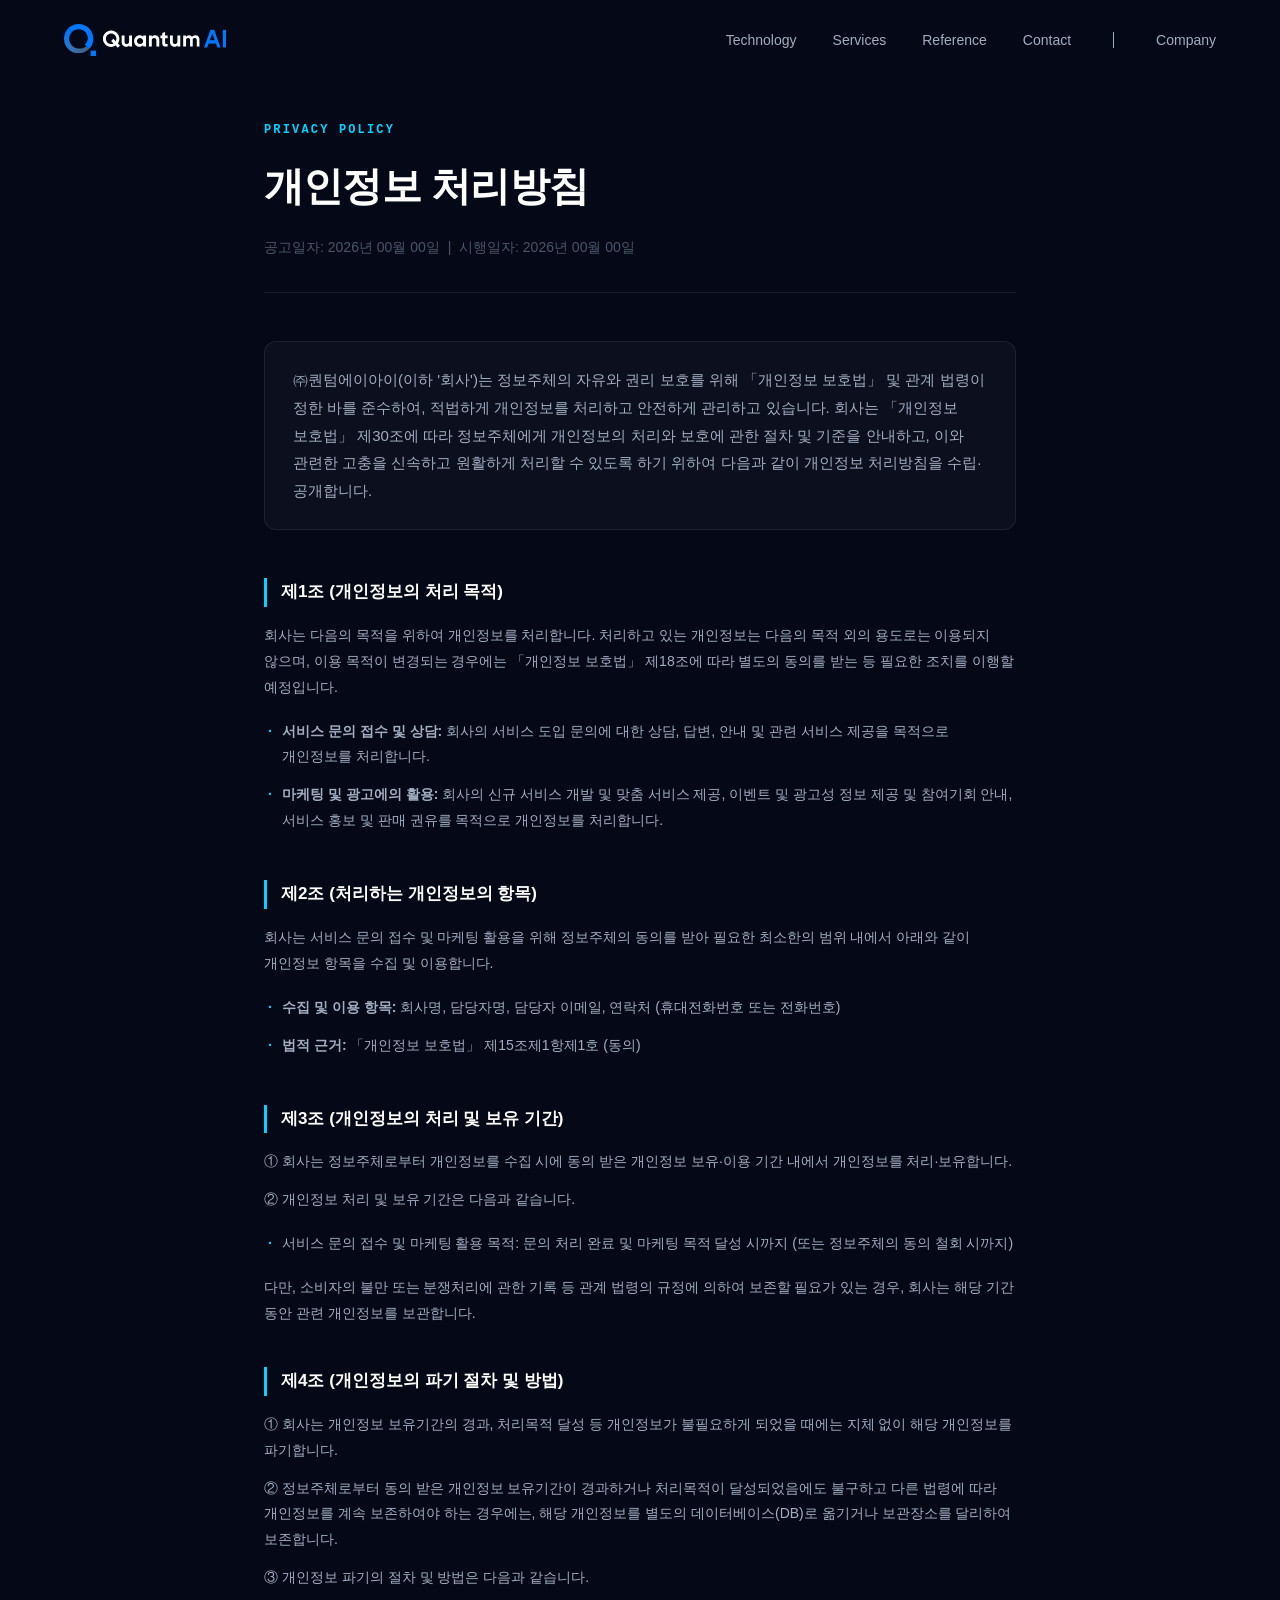
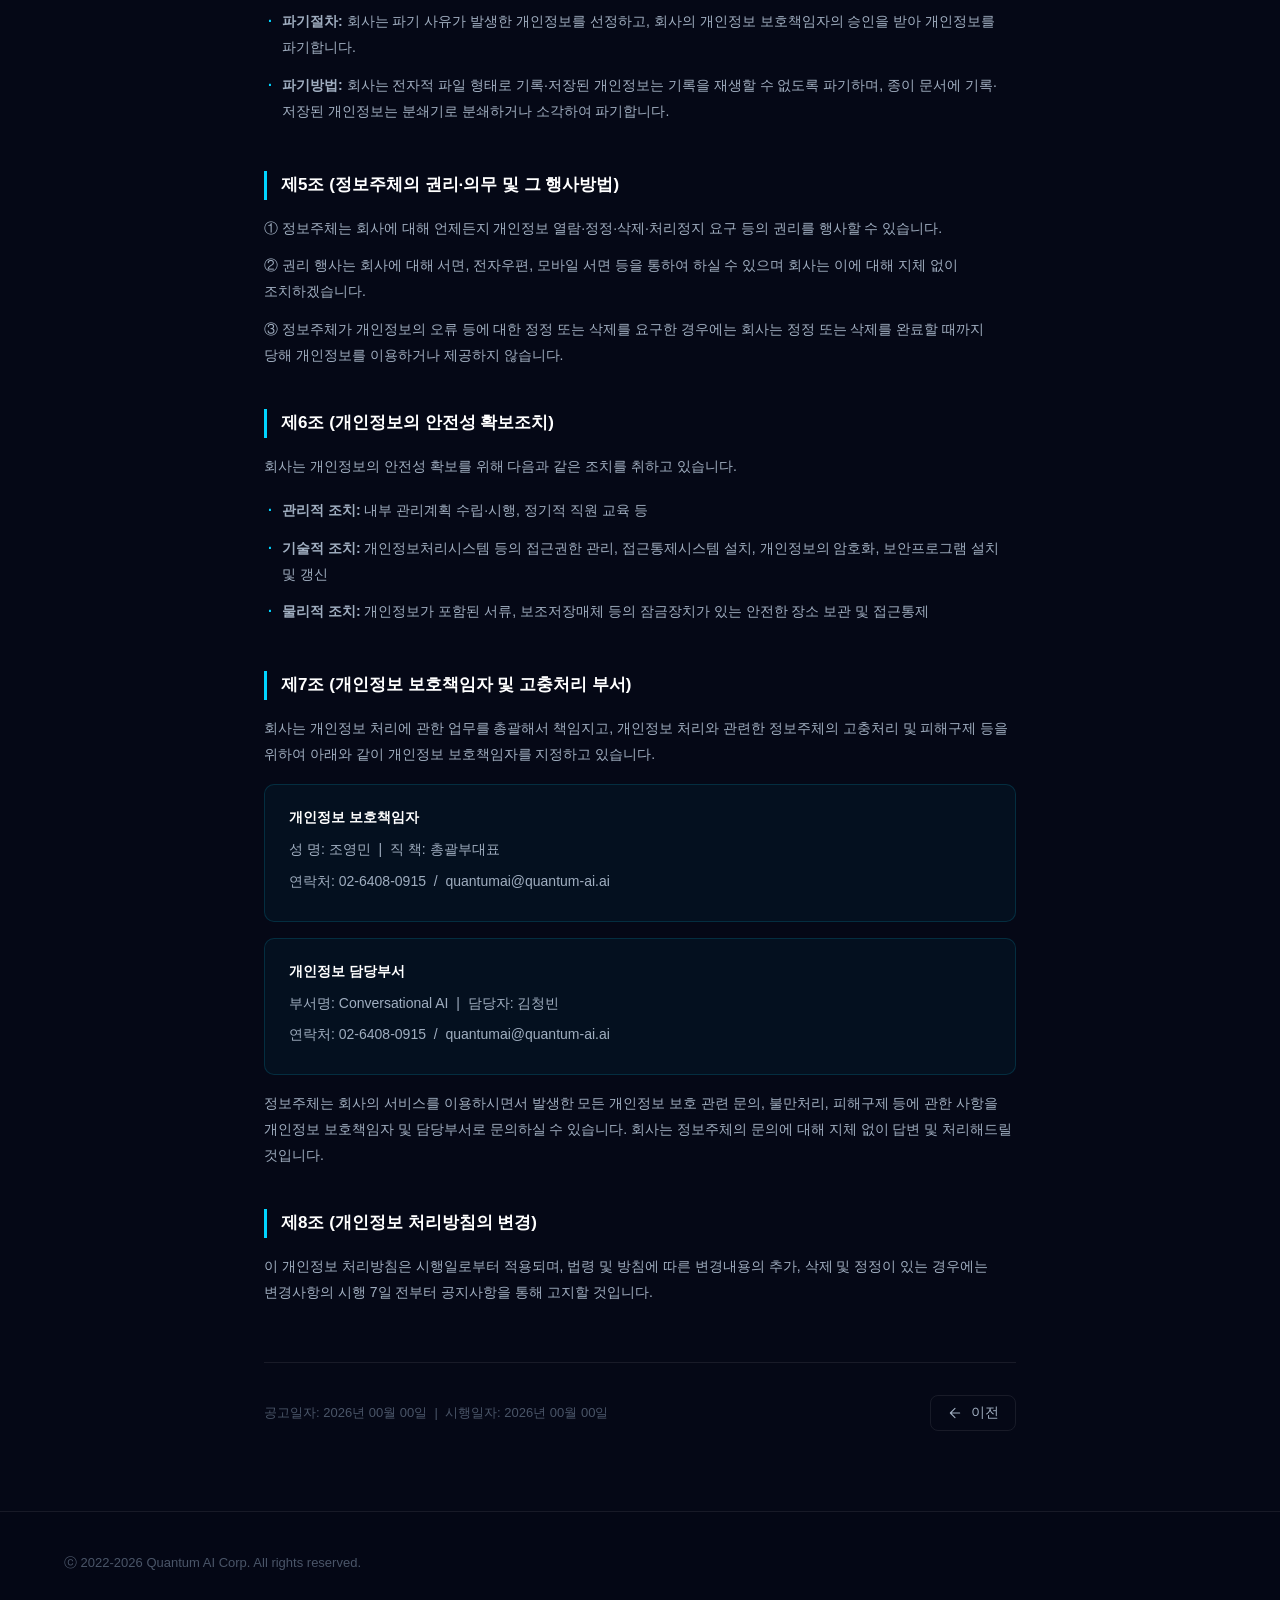
<file: privacy.html>
<!DOCTYPE html>
<html lang="ko">
<head>
  <meta charset="UTF-8" />
  <meta name="viewport" content="width=device-width, initial-scale=1.0" />
  <title>개인정보 처리방침 | 퀀텀에이아이</title>
  <link rel="preconnect" href="https://fonts.googleapis.com" />
  <link rel="preconnect" href="https://fonts.gstatic.com" crossorigin />
  <link href="https://fonts.googleapis.com/css2?family=Noto+Sans+KR:wght@300;400;500;600;700&display=swap" rel="stylesheet" />
  <link rel="stylesheet" href="css/index.css" />
  <style>
    .privacy-page {
      min-height: 100vh;
      background: var(--bg-primary);
      padding: 120px 0 80px;
    }
    .privacy-container {
      max-width: 800px;
      margin: 0 auto;
      padding: 0 24px;
    }
    .privacy-header {
      margin-bottom: 48px;
      padding-bottom: 32px;
      border-bottom: 1px solid var(--border-glass);
    }
    .privacy-header .section-label {
      margin-bottom: 12px;
    }
    .privacy-title {
      font-size: clamp(28px, 4vw, 40px);
      font-weight: 700;
      color: var(--text-primary);
      letter-spacing: -0.02em;
      margin-bottom: 16px;
    }
    .privacy-meta {
      font-size: 14px;
      color: var(--text-muted);
    }
    .privacy-intro {
      font-size: 15px;
      color: var(--text-secondary);
      line-height: 1.85;
      margin-bottom: 48px;
      padding: 24px 28px;
      background: rgba(255,255,255,0.03);
      border: 1px solid var(--border-glass);
      border-radius: 12px;
    }
    .privacy-article {
      margin-bottom: 40px;
    }
    .privacy-article-title {
      font-size: 17px;
      font-weight: 700;
      color: var(--text-primary);
      margin-bottom: 16px;
      padding-left: 14px;
      border-left: 3px solid var(--color-primary);
    }
    .privacy-article p {
      font-size: 14px;
      color: var(--text-secondary);
      line-height: 1.85;
      margin-bottom: 12px;
    }
    .privacy-article ul {
      list-style: none;
      padding: 0;
      margin: 12px 0;
    }
    .privacy-article ul li {
      font-size: 14px;
      color: var(--text-secondary);
      line-height: 1.85;
      padding: 6px 0 6px 18px;
      position: relative;
    }
    .privacy-article ul li::before {
      content: '·';
      position: absolute;
      left: 4px;
      color: var(--color-primary);
      font-weight: 700;
    }
    .privacy-info-box {
      background: rgba(0,212,255,0.04);
      border: 1px solid rgba(0,212,255,0.15);
      border-radius: 10px;
      padding: 20px 24px;
      margin: 16px 0;
    }
    .privacy-info-box p {
      margin-bottom: 6px !important;
    }
    .privacy-info-box strong {
      color: var(--text-primary);
    }
    .privacy-footer-note {
      margin-top: 56px;
      padding-top: 32px;
      border-top: 1px solid var(--border-glass);
      display: flex;
      justify-content: space-between;
      align-items: center;
      flex-wrap: wrap;
      gap: 12px;
    }
    .privacy-footer-note p {
      font-size: 13px;
      color: var(--text-muted);
    }
    .back-btn {
      display: inline-flex;
      align-items: center;
      gap: 8px;
      font-size: 14px;
      font-weight: 500;
      color: var(--text-secondary);
      text-decoration: none;
      padding: 8px 16px;
      border: 1px solid var(--border-glass);
      border-radius: 8px;
      transition: all 0.2s;
    }
    .back-btn:hover {
      color: var(--text-primary);
      border-color: rgba(255,255,255,0.2);
      background: rgba(255,255,255,0.04);
    }
  </style>
</head>
<body>

  <!-- NAVIGATION -->
  <header id="navbar" role="banner">
    <nav class="nav-container" aria-label="Main navigation">
      <a href="index.html" class="nav-logo" aria-label="Home">
        <img src="img/logo.svg" alt="Quantum AI" class="nav-logo-img" style="height:32px;width:auto;display:block;" />
      </a>
      <ul class="nav-links" role="list">
        <li><a href="index.html#technology" class="nav-link">Technology</a></li>
        <li><a href="index.html#services" class="nav-link">Services</a></li>
        <li><a href="index.html#references" class="nav-link">Reference</a></li>
        <li><a href="index.html#contact" class="nav-link">Contact</a></li>
        <li class="nav-divider" aria-hidden="true"></li>
        <li><a href="company.html" class="nav-link nav-link-alt">Company</a></li>
      </ul>
    </nav>
  </header>

  <main class="privacy-page">
    <div class="privacy-container">

      <div class="privacy-header">
        <p class="section-label">Privacy Policy</p>
        <h1 class="privacy-title">개인정보 처리방침</h1>
        <p class="privacy-meta">공고일자: 2026년 00월 00일&nbsp;&nbsp;|&nbsp;&nbsp;시행일자: 2026년 00월 00일</p>
      </div>

      <div class="privacy-intro">
        ㈜퀀텀에이아이(이하 '회사')는 정보주체의 자유와 권리 보호를 위해 「개인정보 보호법」 및 관계 법령이 정한 바를 준수하여, 적법하게 개인정보를 처리하고 안전하게 관리하고 있습니다. 회사는 「개인정보 보호법」 제30조에 따라 정보주체에게 개인정보의 처리와 보호에 관한 절차 및 기준을 안내하고, 이와 관련한 고충을 신속하고 원활하게 처리할 수 있도록 하기 위하여 다음과 같이 개인정보 처리방침을 수립·공개합니다.
      </div>

      <!-- 제1조 -->
      <div class="privacy-article">
        <h2 class="privacy-article-title">제1조 (개인정보의 처리 목적)</h2>
        <p>회사는 다음의 목적을 위하여 개인정보를 처리합니다. 처리하고 있는 개인정보는 다음의 목적 외의 용도로는 이용되지 않으며, 이용 목적이 변경되는 경우에는 「개인정보 보호법」 제18조에 따라 별도의 동의를 받는 등 필요한 조치를 이행할 예정입니다.</p>
        <ul>
          <li><strong>서비스 문의 접수 및 상담:</strong> 회사의 서비스 도입 문의에 대한 상담, 답변, 안내 및 관련 서비스 제공을 목적으로 개인정보를 처리합니다.</li>
          <li><strong>마케팅 및 광고에의 활용:</strong> 회사의 신규 서비스 개발 및 맞춤 서비스 제공, 이벤트 및 광고성 정보 제공 및 참여기회 안내, 서비스 홍보 및 판매 권유를 목적으로 개인정보를 처리합니다.</li>
        </ul>
      </div>

      <!-- 제2조 -->
      <div class="privacy-article">
        <h2 class="privacy-article-title">제2조 (처리하는 개인정보의 항목)</h2>
        <p>회사는 서비스 문의 접수 및 마케팅 활용을 위해 정보주체의 동의를 받아 필요한 최소한의 범위 내에서 아래와 같이 개인정보 항목을 수집 및 이용합니다.</p>
        <ul>
          <li><strong>수집 및 이용 항목:</strong> 회사명, 담당자명, 담당자 이메일, 연락처 (휴대전화번호 또는 전화번호)</li>
          <li><strong>법적 근거:</strong> 「개인정보 보호법」 제15조제1항제1호 (동의)</li>
        </ul>
      </div>

      <!-- 제3조 -->
      <div class="privacy-article">
        <h2 class="privacy-article-title">제3조 (개인정보의 처리 및 보유 기간)</h2>
        <p>① 회사는 정보주체로부터 개인정보를 수집 시에 동의 받은 개인정보 보유·이용 기간 내에서 개인정보를 처리·보유합니다.</p>
        <p>② 개인정보 처리 및 보유 기간은 다음과 같습니다.</p>
        <ul>
          <li>서비스 문의 접수 및 마케팅 활용 목적: 문의 처리 완료 및 마케팅 목적 달성 시까지 (또는 정보주체의 동의 철회 시까지)</li>
        </ul>
        <p>다만, 소비자의 불만 또는 분쟁처리에 관한 기록 등 관계 법령의 규정에 의하여 보존할 필요가 있는 경우, 회사는 해당 기간 동안 관련 개인정보를 보관합니다.</p>
      </div>

      <!-- 제4조 -->
      <div class="privacy-article">
        <h2 class="privacy-article-title">제4조 (개인정보의 파기 절차 및 방법)</h2>
        <p>① 회사는 개인정보 보유기간의 경과, 처리목적 달성 등 개인정보가 불필요하게 되었을 때에는 지체 없이 해당 개인정보를 파기합니다.</p>
        <p>② 정보주체로부터 동의 받은 개인정보 보유기간이 경과하거나 처리목적이 달성되었음에도 불구하고 다른 법령에 따라 개인정보를 계속 보존하여야 하는 경우에는, 해당 개인정보를 별도의 데이터베이스(DB)로 옮기거나 보관장소를 달리하여 보존합니다.</p>
        <p>③ 개인정보 파기의 절차 및 방법은 다음과 같습니다.</p>
        <ul>
          <li><strong>파기절차:</strong> 회사는 파기 사유가 발생한 개인정보를 선정하고, 회사의 개인정보 보호책임자의 승인을 받아 개인정보를 파기합니다.</li>
          <li><strong>파기방법:</strong> 회사는 전자적 파일 형태로 기록·저장된 개인정보는 기록을 재생할 수 없도록 파기하며, 종이 문서에 기록·저장된 개인정보는 분쇄기로 분쇄하거나 소각하여 파기합니다.</li>
        </ul>
      </div>

      <!-- 제5조 -->
      <div class="privacy-article">
        <h2 class="privacy-article-title">제5조 (정보주체의 권리·의무 및 그 행사방법)</h2>
        <p>① 정보주체는 회사에 대해 언제든지 개인정보 열람·정정·삭제·처리정지 요구 등의 권리를 행사할 수 있습니다.</p>
        <p>② 권리 행사는 회사에 대해 서면, 전자우편, 모바일 서면 등을 통하여 하실 수 있으며 회사는 이에 대해 지체 없이 조치하겠습니다.</p>
        <p>③ 정보주체가 개인정보의 오류 등에 대한 정정 또는 삭제를 요구한 경우에는 회사는 정정 또는 삭제를 완료할 때까지 당해 개인정보를 이용하거나 제공하지 않습니다.</p>
      </div>

      <!-- 제6조 -->
      <div class="privacy-article">
        <h2 class="privacy-article-title">제6조 (개인정보의 안전성 확보조치)</h2>
        <p>회사는 개인정보의 안전성 확보를 위해 다음과 같은 조치를 취하고 있습니다.</p>
        <ul>
          <li><strong>관리적 조치:</strong> 내부 관리계획 수립·시행, 정기적 직원 교육 등</li>
          <li><strong>기술적 조치:</strong> 개인정보처리시스템 등의 접근권한 관리, 접근통제시스템 설치, 개인정보의 암호화, 보안프로그램 설치 및 갱신</li>
          <li><strong>물리적 조치:</strong> 개인정보가 포함된 서류, 보조저장매체 등의 잠금장치가 있는 안전한 장소 보관 및 접근통제</li>
        </ul>
      </div>

      <!-- 제7조 -->
      <div class="privacy-article">
        <h2 class="privacy-article-title">제7조 (개인정보 보호책임자 및 고충처리 부서)</h2>
        <p>회사는 개인정보 처리에 관한 업무를 총괄해서 책임지고, 개인정보 처리와 관련한 정보주체의 고충처리 및 피해구제 등을 위하여 아래와 같이 개인정보 보호책임자를 지정하고 있습니다.</p>
        <div class="privacy-info-box">
          <p><strong>개인정보 보호책임자</strong></p>
          <p>성 명: 조영민 &nbsp;|&nbsp; 직 책: 총괄부대표</p>
          <p>연락처: 02-6408-0915 &nbsp;/&nbsp; quantumai@quantum-ai.ai</p>
        </div>
        <div class="privacy-info-box">
          <p><strong>개인정보 담당부서</strong></p>
          <p>부서명: Conversational AI &nbsp;|&nbsp; 담당자: 김청빈</p>
          <p>연락처: 02-6408-0915 &nbsp;/&nbsp; quantumai@quantum-ai.ai</p>
        </div>
        <p>정보주체는 회사의 서비스를 이용하시면서 발생한 모든 개인정보 보호 관련 문의, 불만처리, 피해구제 등에 관한 사항을 개인정보 보호책임자 및 담당부서로 문의하실 수 있습니다. 회사는 정보주체의 문의에 대해 지체 없이 답변 및 처리해드릴 것입니다.</p>
      </div>

      <!-- 제8조 -->
      <div class="privacy-article">
        <h2 class="privacy-article-title">제8조 (개인정보 처리방침의 변경)</h2>
        <p>이 개인정보 처리방침은 시행일로부터 적용되며, 법령 및 방침에 따른 변경내용의 추가, 삭제 및 정정이 있는 경우에는 변경사항의 시행 7일 전부터 공지사항을 통해 고지할 것입니다.</p>
      </div>

      <div class="privacy-footer-note">
        <p>공고일자: 2026년 00월 00일&nbsp;&nbsp;|&nbsp;&nbsp;시행일자: 2026년 00월 00일</p>
        <button onclick="history.back()" class="back-btn">
          <svg width="16" height="16" viewBox="0 0 24 24" fill="none"><path d="M19 12H5M12 19l-7-7 7-7" stroke="currentColor" stroke-width="1.6" stroke-linecap="round" stroke-linejoin="round"/></svg>
          이전
        </button>
      </div>

    </div>
  </main>

  <!-- FOOTER -->
  <footer class="site-footer" role="contentinfo">
    <div class="container">
      <div class="footer-bottom">
        <p class="footer-copy">ⓒ 2022-2026 Quantum AI Corp. All rights reserved.</p>
      </div>
    </div>
  </footer>

</body>
</html>
</file>
<file: css/index.css>
/* ============================================================
   quantumAI-intro — 스타일 엔트리
   로드 순서: 토큰 → base → 컴포넌트/섹션. index.html 은 이 파일만 링크.
   cascade 순서는 원본 style.css 의 섹션 등장 순서를 그대로 따른다.
   ============================================================ */
@import "tokens.css";
@import "base.css";
@import "components/button.css";
@import "components/card.css";
@import "components/effects.css";
@import "components/nav.css";
@import "sections/hero.css";
@import "sections/why.css";
@import "sections/technology.css";
@import "sections/services.css";
@import "sections/references.css";
@import "sections/contact.css";
@import "components/footer.css";
@import "components/global.css";
@import "components/responsive.css";
@import "components/loader.css";
@import "components/misc.css";
@import "sections/hero-quantum.css";
@import "sections/services-extra.css";
@import "sections/company.css";
</file>
